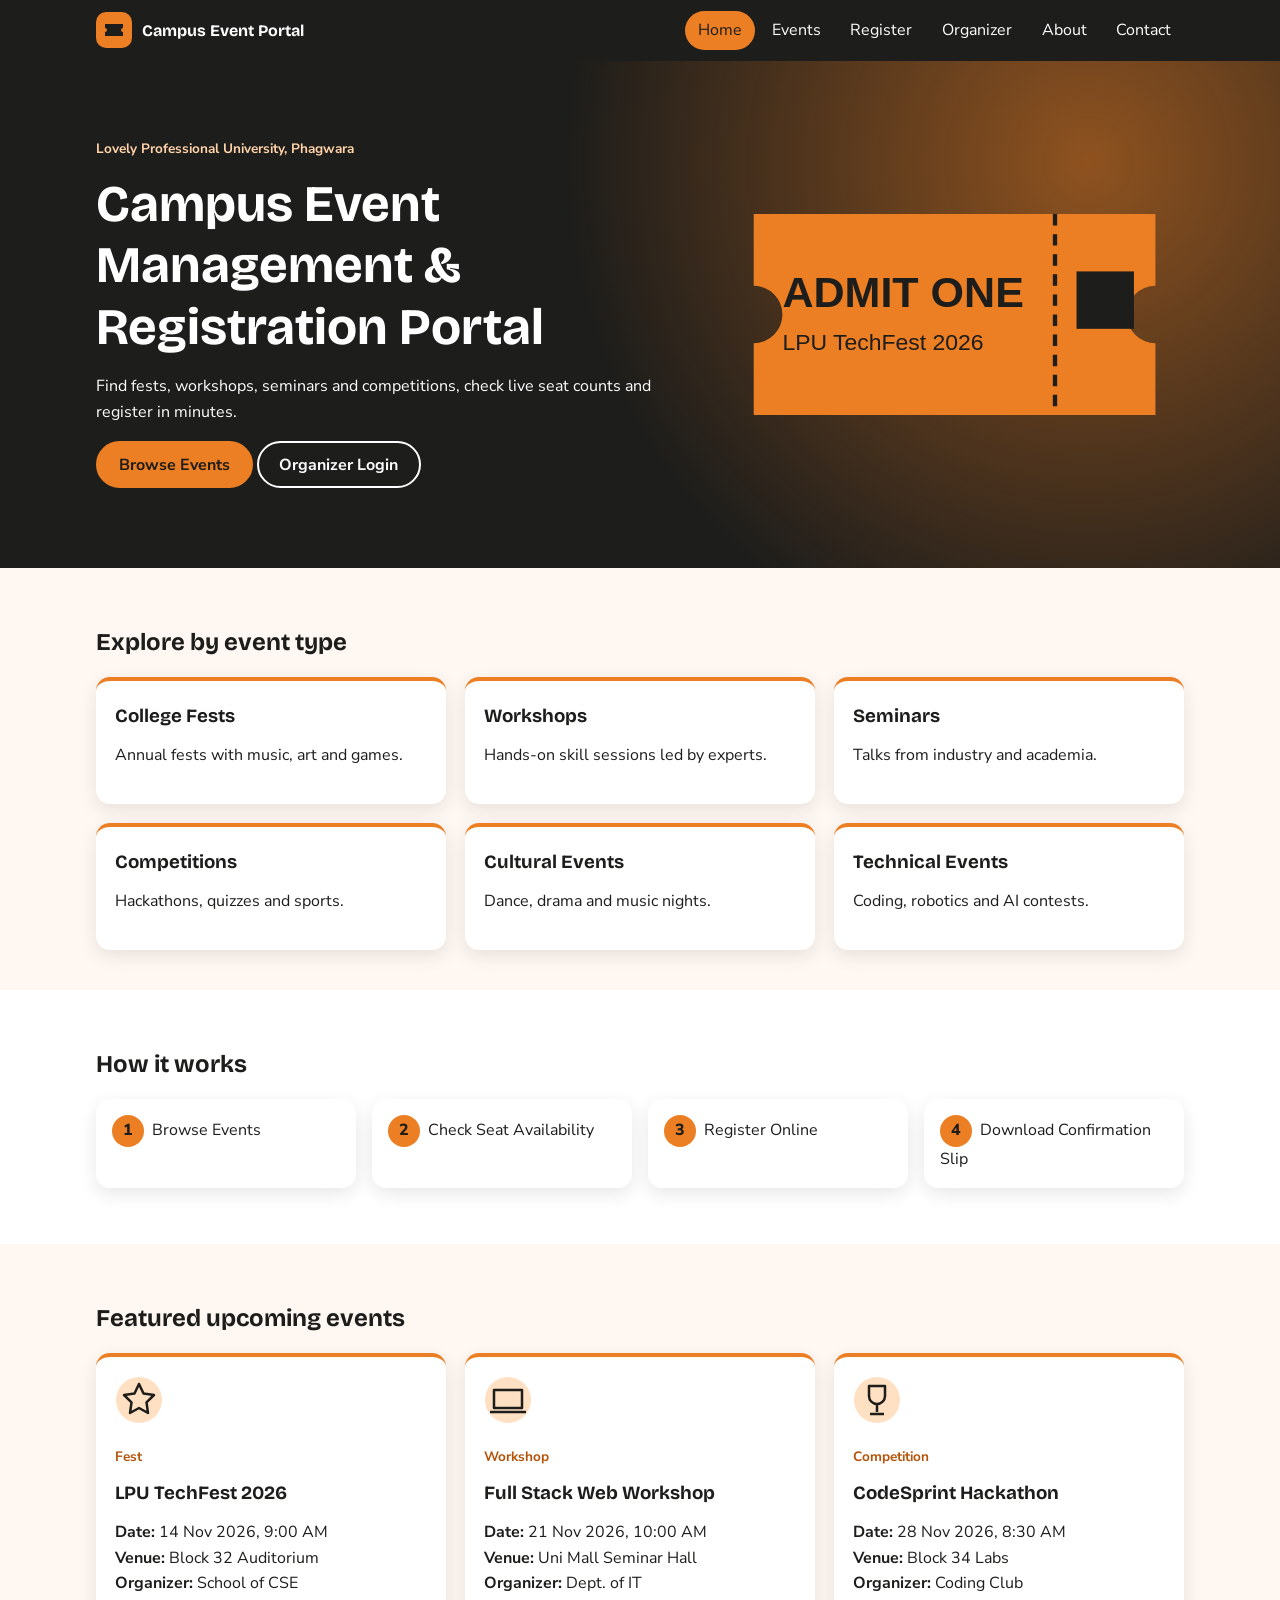
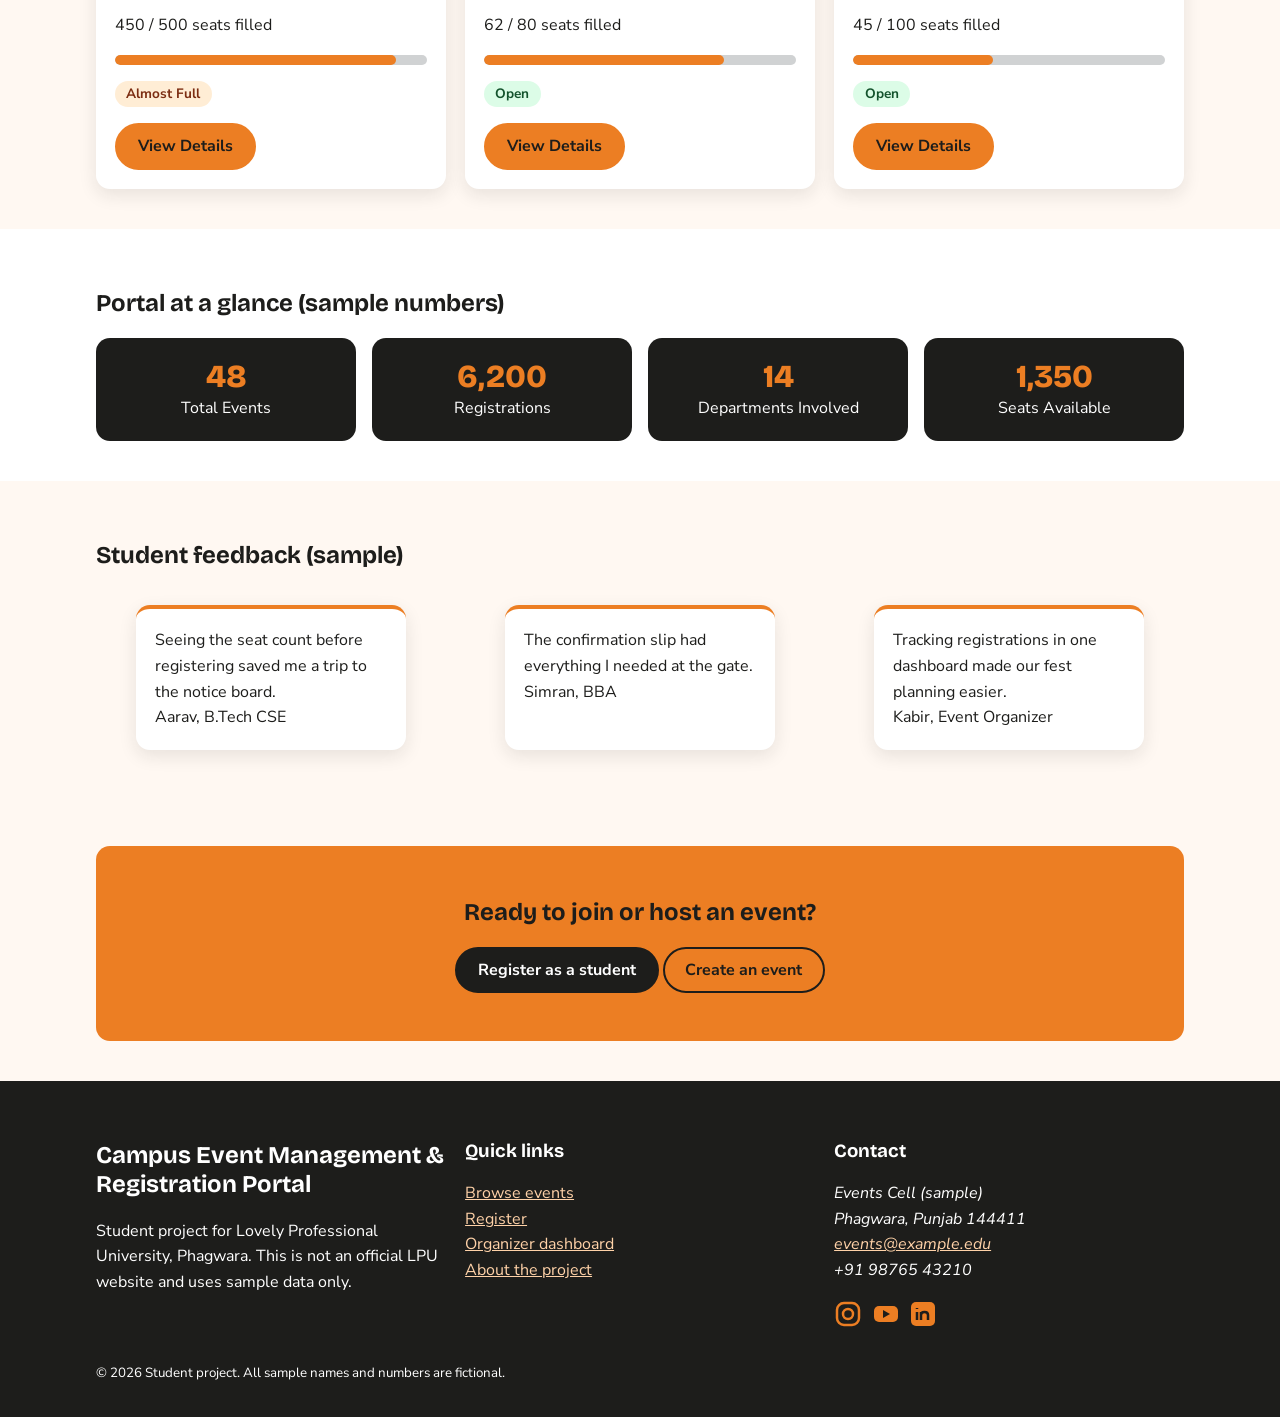
<file: index.html>
<!DOCTYPE html>
<html lang="en">
<head>
<meta charset="UTF-8">
<meta name="viewport" content="width=device-width, initial-scale=1">
<title>Home | Campus Event Portal - LPU</title>
<meta name="description" content="Browse, register and manage campus events at Lovely Professional University with this student-built portal.">
<link rel="preconnect" href="https://fonts.googleapis.com">
<link href="https://fonts.googleapis.com/css2?family=Bricolage+Grotesque:wght@600;800&family=Nunito+Sans:wght@400;700&display=swap" rel="stylesheet">
<link rel="stylesheet" href="style.css" >
  <link rel="icon" type="image/png"
    href="images.png">
</head>
<body>
<a class="skip" href="#main">Skip to main content</a>
<header class="site"><div class="wrap">
<a class="brand" href="index.html"><svg width="36" height="36" viewBox="0 0 36 36" aria-hidden="true"><rect width="36" height="36" rx="10" fill="#EC7E23"/><path d="M9 12h18v4a2 2 0 0 0 0 4v4H9v-4a2 2 0 0 0 0-4z" fill="#1D1D1B"/></svg>Campus Event Portal</a>
<nav aria-label="Main navigation"><ul>
<li><a href="index.html" aria-current="page">Home</a></li>
<li><a href="events.html">Events</a></li>
<li><a href="register.html">Register</a></li>
<li><a href="organizer-dashboard.html">Organizer</a></li>
<li><a href="about.html">About</a></li>
<li><a href="contact.html">Contact</a></li>
</ul></nav></div></header>
<main id="main">
<section class="hero"><div class="wrap"><div>
<p class="tag" style="color:#FFD2A8">Lovely Professional University, Phagwara</p>
<h1>Campus Event Management &amp; Registration Portal</h1>
<p>Find fests, workshops, seminars and competitions, check live seat counts and register in minutes.</p>
<p><a class="btn" href="events.html">Browse Events</a> <a class="btn ghost" href="organizer-dashboard.html">Organizer Login</a></p></div>
<svg class="float" viewBox="0 0 320 200" role="img" aria-label="Illustration of an event ticket"><path d="M20 30h280v50a20 20 0 0 0 0 40v50H20v-50a20 20 0 0 0 0-40z" fill="#EC7E23"/><path d="M230 30v140" stroke="#1D1D1B" stroke-width="3" stroke-dasharray="8 6"/><text x="40" y="95" font-family="sans-serif" font-size="30" font-weight="800" fill="#1D1D1B">ADMIT ONE</text><text x="40" y="125" font-family="sans-serif" font-size="16" fill="#1D1D1B">LPU TechFest 2026</text><rect x="245" y="70" width="40" height="40" fill="#1D1D1B"/></svg>
</div></section>
<section><div class="wrap"><h2>Explore by event type</h2><div class="grid">
<article class="card"><h3>College Fests</h3><p>Annual fests with music, art and games.</p></article>
<article class="card"><h3>Workshops</h3><p>Hands-on skill sessions led by experts.</p></article>
<article class="card"><h3>Seminars</h3><p>Talks from industry and academia.</p></article>
<article class="card"><h3>Competitions</h3><p>Hackathons, quizzes and sports.</p></article>
<article class="card"><h3>Cultural Events</h3><p>Dance, drama and music nights.</p></article>
<article class="card"><h3>Technical Events</h3><p>Coding, robotics and AI contests.</p></article>
</div></div></section>
<section class="alt-bg"><div class="wrap"><h2>How it works</h2><ol class="steps"><li>Browse Events</li><li>Check Seat Availability</li><li>Register Online</li><li>Download Confirmation Slip</li></ol></div></section>
<section><div class="wrap"><h2>Featured upcoming events</h2><div class="grid">
<article class="card fest"><svg class="ico" viewBox="0 0 48 48" aria-hidden="true"><circle cx="24" cy="24" r="23" fill="#FFE0C2"/><path d="M24 8l4.5 9.5L39 19l-7.5 7.3L33 37l-9-5-9 5 1.5-10.7L9 19l10.5-1.5z" fill="none" stroke="#1D1D1B" stroke-width="2.5" stroke-linejoin="round"/></svg><p class="tag">Fest</p><h3>LPU TechFest 2026</h3>
<p><strong>Date:</strong> 14 Nov 2026, 9:00 AM<br><strong>Venue:</strong> Block 32 Auditorium<br><strong>Organizer:</strong> School of CSE</p>
<p>450 / 500 seats filled</p><div class="bar " role="progressbar" aria-label="Seats filled for LPU TechFest 2026" aria-valuenow="90" aria-valuemin="0" aria-valuemax="100"><span style="width:90%"></span></div>
<p><span class="badge almost">Almost Full</span></p><a class="btn" href="event-details.html">View Details<span class="sr"> of LPU TechFest 2026</span></a></article>
<article class="card workshop"><svg class="ico" viewBox="0 0 48 48" aria-hidden="true"><circle cx="24" cy="24" r="23" fill="#FFE0C2"/><path d="M10 14h28v18H10zM6 36h36" fill="none" stroke="#1D1D1B" stroke-width="2.5" stroke-linejoin="round"/></svg><p class="tag">Workshop</p><h3>Full Stack Web Workshop</h3>
<p><strong>Date:</strong> 21 Nov 2026, 10:00 AM<br><strong>Venue:</strong> Uni Mall Seminar Hall<br><strong>Organizer:</strong> Dept. of IT</p>
<p>62 / 80 seats filled</p><div class="bar " role="progressbar" aria-label="Seats filled for Full Stack Web Workshop" aria-valuenow="77" aria-valuemin="0" aria-valuemax="100"><span style="width:77%"></span></div>
<p><span class="badge open">Open</span></p><a class="btn" href="event-details.html">View Details<span class="sr"> of Full Stack Web Workshop</span></a></article>
<article class="card competition"><svg class="ico" viewBox="0 0 48 48" aria-hidden="true"><circle cx="24" cy="24" r="23" fill="#FFE0C2"/><path d="M16 10h16v10a8 8 0 0 1-16 0zM24 28v8M17 38h14" fill="none" stroke="#1D1D1B" stroke-width="2.5" stroke-linejoin="round"/></svg><p class="tag">Competition</p><h3>CodeSprint Hackathon</h3>
<p><strong>Date:</strong> 28 Nov 2026, 8:30 AM<br><strong>Venue:</strong> Block 34 Labs<br><strong>Organizer:</strong> Coding Club</p>
<p>45 / 100 seats filled</p><div class="bar " role="progressbar" aria-label="Seats filled for CodeSprint Hackathon" aria-valuenow="45" aria-valuemin="0" aria-valuemax="100"><span style="width:45%"></span></div>
<p><span class="badge open">Open</span></p><a class="btn" href="event-details.html">View Details<span class="sr"> of CodeSprint Hackathon</span></a></article>
</div></div></section>
<section class="alt-bg"><div class="wrap"><h2>Portal at a glance (sample numbers)</h2><div class="stats"><div><strong>48</strong>Total Events</div><div><strong>6,200</strong>Registrations</div><div><strong>14</strong>Departments Involved</div><div><strong>1,350</strong>Seats Available</div></div></div></section>
<section><div class="wrap"><h2>Student feedback (sample)</h2><div class="grid">
<figure class="card"><blockquote>Seeing the seat count before registering saved me a trip to the notice board.</blockquote><figcaption>Aarav, B.Tech CSE</figcaption></figure>
<figure class="card"><blockquote>The confirmation slip had everything I needed at the gate.</blockquote><figcaption>Simran, BBA</figcaption></figure>
<figure class="card"><blockquote>Tracking registrations in one dashboard made our fest planning easier.</blockquote><figcaption>Kabir, Event Organizer</figcaption></figure>
</div></div></section>
<section><div class="wrap"><div class="cta"><h2>Ready to join or host an event?</h2><p><a class="btn" href="register.html">Register as a student</a> <a class="btn ghost" href="organizer-dashboard.html">Create an event</a></p></div></div></section>
</main>
<footer class="site"><div class="wrap">
<div class="grid">
<div><h2>Campus Event Management &amp; Registration Portal</h2><p>Student project for Lovely Professional University, Phagwara. This is not an official LPU website and uses sample data only.</p></div>
<div><h3>Quick links</h3><ul><li><a href="events.html">Browse events</a></li><li><a href="register.html">Register</a></li><li><a href="organizer-dashboard.html">Organizer dashboard</a></li><li><a href="about.html">About the project</a></li></ul></div>
<div><h3>Contact</h3><address>Events Cell (sample)<br>Phagwara, Punjab 144411<br><a href="mailto:events@example.edu">events@example.edu</a><br>+91 98765 43210</address>
<p class="social">
<a href="https://www.instagram.com/" aria-label="Instagram"><svg width="28" height="28" viewBox="0 0 28 28"><rect x="3" y="3" width="22" height="22" rx="7" fill="none" stroke="#EC7E23" stroke-width="2.5"/><circle cx="14" cy="14" r="5" fill="none" stroke="#EC7E23" stroke-width="2.5"/></svg></a>
<a href="https://www.youtube.com/" aria-label="YouTube"><svg width="28" height="28" viewBox="0 0 28 28"><rect x="2" y="6" width="24" height="16" rx="5" fill="#EC7E23"/><path d="M11 10l7 4-7 4z" fill="#1D1D1B"/></svg></a>
<a href="https://www.linkedin.com/" aria-label="LinkedIn"><svg width="28" height="28" viewBox="0 0 28 28"><rect x="2" y="2" width="24" height="24" rx="5" fill="#EC7E23"/><path d="M8 12v8M8 8v1M12 20v-8M12 15c0-4 7-4 7 0v5" stroke="#1D1D1B" stroke-width="2.5" fill="none"/></svg></a></p></div>
</div>
<p><small>&copy; 2026 Student project. All sample names and numbers are fictional.</small></p>
</div></footer>
</body>
</html>
</file>
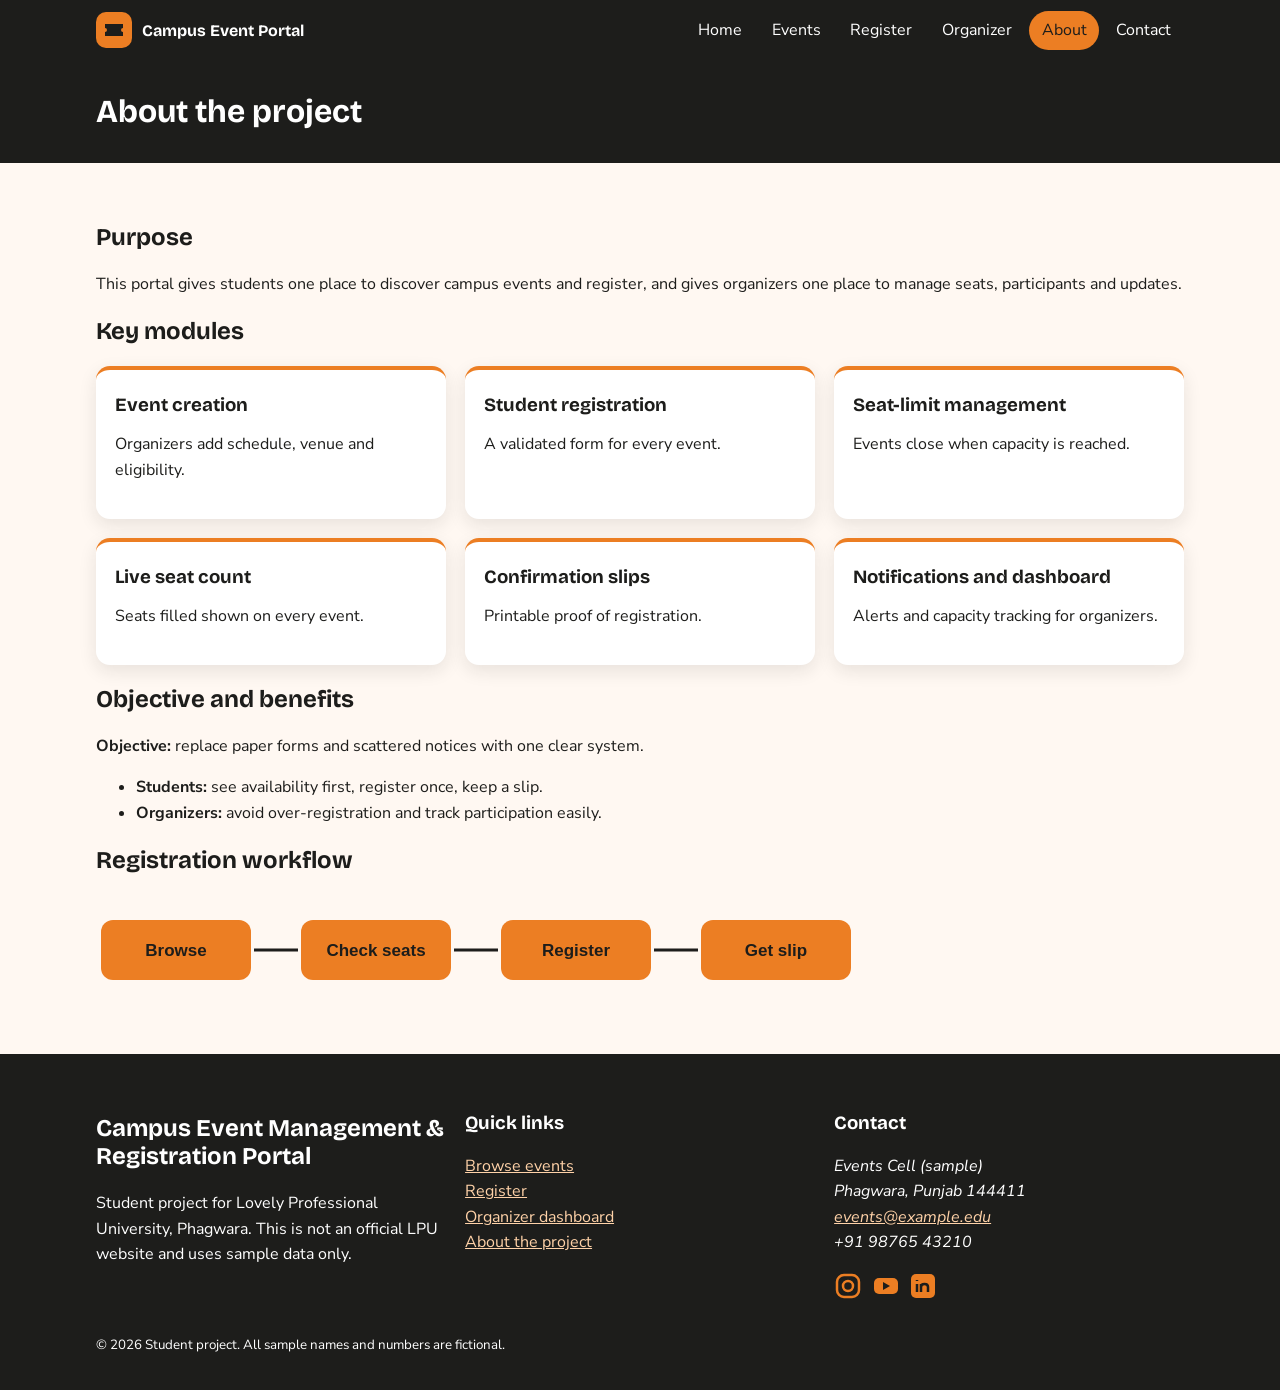
<file: about.html>
<!DOCTYPE html>
<html lang="en">
<head>
<meta charset="UTF-8">
<meta name="viewport" content="width=device-width, initial-scale=1">
<title>About | Campus Event Portal - LPU</title>
<meta name="description" content="Purpose, modules and benefits of the Campus Event Management and Registration Portal.">
<link rel="preconnect" href="https://fonts.googleapis.com">
<link href="https://fonts.googleapis.com/css2?family=Bricolage+Grotesque:wght@600;800&family=Nunito+Sans:wght@400;700&display=swap" rel="stylesheet">
<link rel="stylesheet" href="style.css">
        <link rel="icon" type="image/png" href="images.png">
</head>
<body>
<a class="skip" href="#main">Skip to main content</a>
<header class="site"><div class="wrap">
<a class="brand" href="index.html"><svg width="36" height="36" viewBox="0 0 36 36" aria-hidden="true"><rect width="36" height="36" rx="10" fill="#EC7E23"/><path d="M9 12h18v4a2 2 0 0 0 0 4v4H9v-4a2 2 0 0 0 0-4z" fill="#1D1D1B"/></svg>Campus Event Portal</a>
<nav aria-label="Main navigation"><ul>
<li><a href="index.html">Home</a></li>
<li><a href="events.html">Events</a></li>
<li><a href="register.html">Register</a></li>
<li><a href="organizer-dashboard.html">Organizer</a></li>
<li><a href="about.html" aria-current="page">About</a></li>
<li><a href="contact.html">Contact</a></li>
</ul></nav></div></header>
<main id="main">
<div class="page-title"><div class="wrap"><h1>About the project</h1></div></div>
<section><div class="wrap"><h2>Purpose</h2><p>This portal gives students one place to discover campus events and register, and gives organizers one place to manage seats, participants and updates.</p>
<h2>Key modules</h2><div class="grid">
<article class="card"><h3>Event creation</h3><p>Organizers add schedule, venue and eligibility.</p></article>
<article class="card"><h3>Student registration</h3><p>A validated form for every event.</p></article>
<article class="card"><h3>Seat-limit management</h3><p>Events close when capacity is reached.</p></article>
<article class="card"><h3>Live seat count</h3><p>Seats filled shown on every event.</p></article>
<article class="card"><h3>Confirmation slips</h3><p>Printable proof of registration.</p></article>
<article class="card"><h3>Notifications and dashboard</h3><p>Alerts and capacity tracking for organizers.</p></article></div>
<h2>Objective and benefits</h2><p><strong>Objective:</strong> replace paper forms and scattered notices with one clear system.</p>
<ul><li><strong>Students:</strong> see availability first, register once, keep a slip.</li><li><strong>Organizers:</strong> avoid over-registration and track participation easily.</li></ul>
<h2>Registration workflow</h2>
<svg viewBox="0 0 760 110" role="img" aria-label="Workflow: Browse, Check seats, Register, Get slip" style="width:100%;max-width:760px">
<g fill="#EC7E23"><rect x="5" y="25" width="150" height="60" rx="12"/><rect x="205" y="25" width="150" height="60" rx="12"/><rect x="405" y="25" width="150" height="60" rx="12"/><rect x="605" y="25" width="150" height="60" rx="12"/></g>
<g font-family="sans-serif" font-size="17" font-weight="700" fill="#1D1D1B" text-anchor="middle"><text x="80" y="61">Browse</text><text x="280" y="61">Check seats</text><text x="480" y="61">Register</text><text x="680" y="61">Get slip</text></g>
<g stroke="#1D1D1B" stroke-width="3" fill="none"><path d="M158 55h44M358 55h44M558 55h44"/></g></svg></div></section>
</main>
<footer class="site"><div class="wrap">
<div class="grid">
<div><h2>Campus Event Management &amp; Registration Portal</h2><p>Student project for Lovely Professional University, Phagwara. This is not an official LPU website and uses sample data only.</p></div>
<div><h3>Quick links</h3><ul><li><a href="events.html">Browse events</a></li><li><a href="register.html">Register</a></li><li><a href="organizer-dashboard.html">Organizer dashboard</a></li><li><a href="about.html">About the project</a></li></ul></div>
<div><h3>Contact</h3><address>Events Cell (sample)<br>Phagwara, Punjab 144411<br><a href="mailto:events@example.edu">events@example.edu</a><br>+91 98765 43210</address>
<p class="social">
<a href="https://www.instagram.com/" aria-label="Instagram"><svg width="28" height="28" viewBox="0 0 28 28"><rect x="3" y="3" width="22" height="22" rx="7" fill="none" stroke="#EC7E23" stroke-width="2.5"/><circle cx="14" cy="14" r="5" fill="none" stroke="#EC7E23" stroke-width="2.5"/></svg></a>
<a href="https://www.youtube.com/" aria-label="YouTube"><svg width="28" height="28" viewBox="0 0 28 28"><rect x="2" y="6" width="24" height="16" rx="5" fill="#EC7E23"/><path d="M11 10l7 4-7 4z" fill="#1D1D1B"/></svg></a>
<a href="https://www.linkedin.com/" aria-label="LinkedIn"><svg width="28" height="28" viewBox="0 0 28 28"><rect x="2" y="2" width="24" height="24" rx="5" fill="#EC7E23"/><path d="M8 12v8M8 8v1M12 20v-8M12 15c0-4 7-4 7 0v5" stroke="#1D1D1B" stroke-width="2.5" fill="none"/></svg></a></p></div>
</div>
<p><small>&copy; 2026 Student project. All sample names and numbers are fictional.</small></p>
</div></footer>
</body>
</html>
</file>
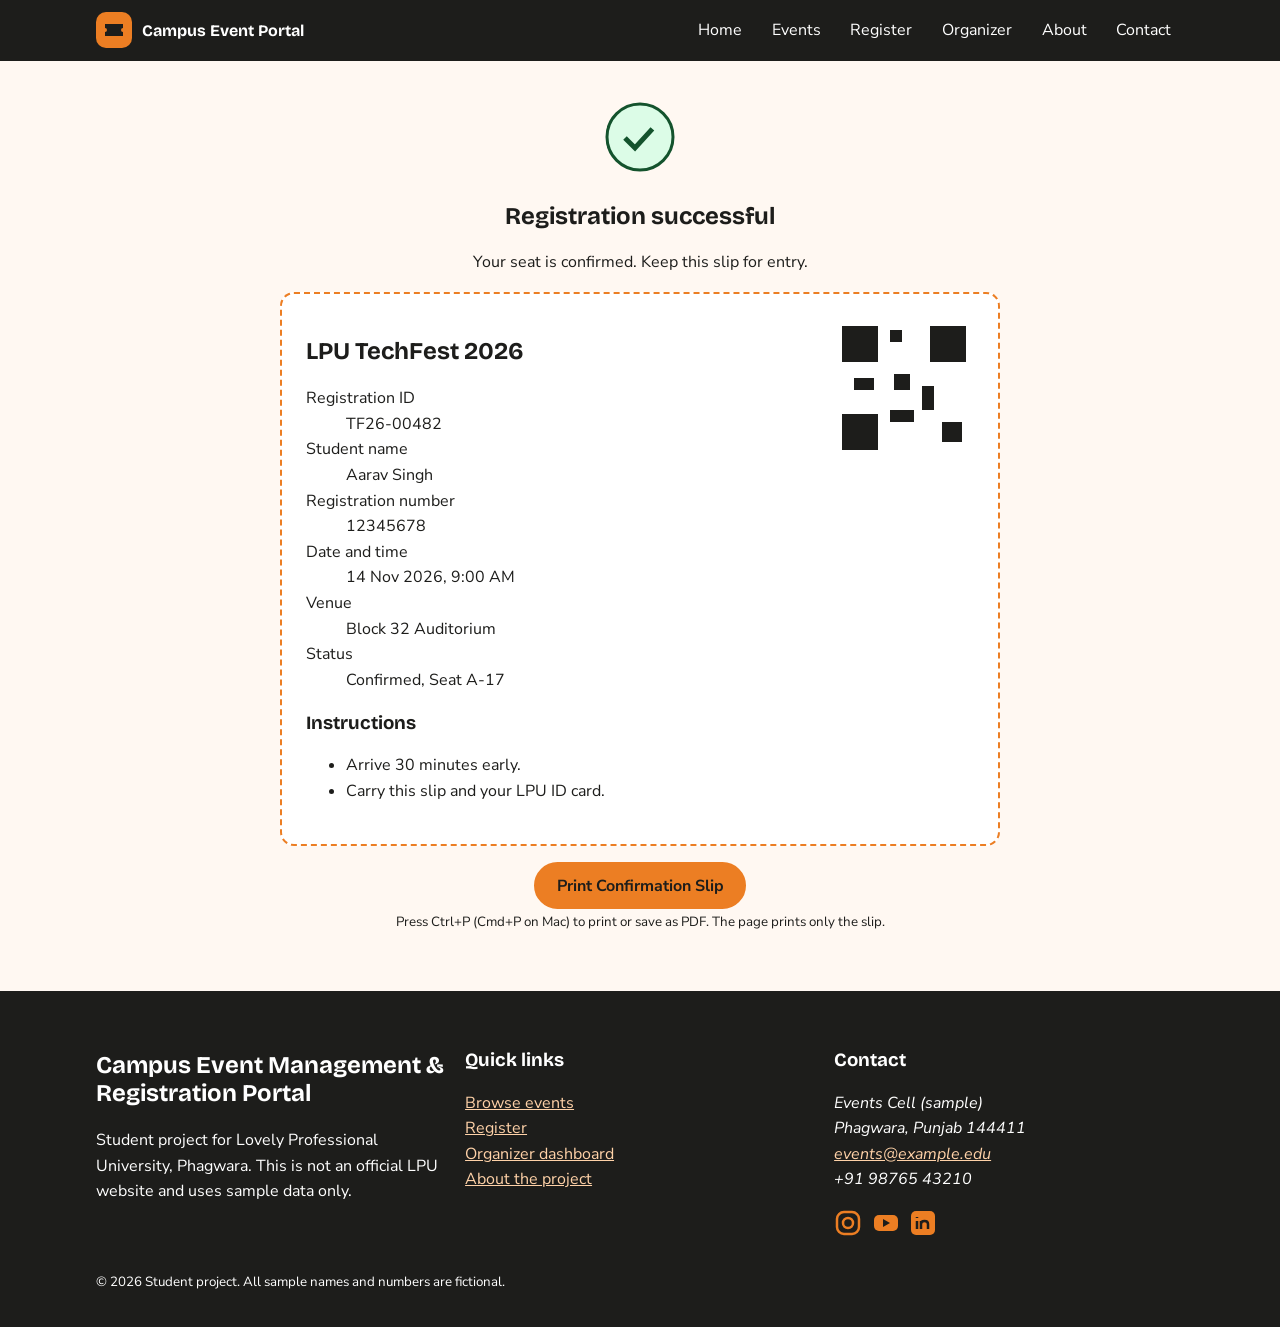
<file: confirmation.html>
<!DOCTYPE html>
<html lang="en">
<head>
<meta charset="UTF-8">
<meta name="viewport" content="width=device-width, initial-scale=1">
<title>Confirmation | Campus Event Portal - LPU</title>
<meta name="description" content="Printable registration confirmation slip for a campus event (sample).">
<link rel="preconnect" href="https://fonts.googleapis.com">
<link href="https://fonts.googleapis.com/css2?family=Bricolage+Grotesque:wght@600;800&family=Nunito+Sans:wght@400;700&display=swap" rel="stylesheet">
<link rel="stylesheet" href="style.css">
        <link rel="icon" type="image/png" href="images.png">
</head>
<body>
<a class="skip" href="#main">Skip to main content</a>
<header class="site"><div class="wrap">
<a class="brand" href="index.html"><svg width="36" height="36" viewBox="0 0 36 36" aria-hidden="true"><rect width="36" height="36" rx="10" fill="#EC7E23"/><path d="M9 12h18v4a2 2 0 0 0 0 4v4H9v-4a2 2 0 0 0 0-4z" fill="#1D1D1B"/></svg>Campus Event Portal</a>
<nav aria-label="Main navigation"><ul>
<li><a href="index.html">Home</a></li>
<li><a href="events.html">Events</a></li>
<li><a href="register.html">Register</a></li>
<li><a href="organizer-dashboard.html">Organizer</a></li>
<li><a href="about.html">About</a></li>
<li><a href="contact.html">Contact</a></li>
</ul></nav></div></header>
<main id="main">
<section><div class="wrap"><div class="success"><svg width="72" height="72" viewBox="0 0 72 72" aria-hidden="true"><circle cx="36" cy="36" r="33" fill="#DCFCE7" stroke="#14532D" stroke-width="3"/><path class="tick" d="M21 37l10 10 20-22" fill="none" stroke="#14532D" stroke-width="5"/></svg>
<h1>Registration successful</h1><p role="status">Your seat is confirmed. Keep this slip for entry.</p></div>
<article class="slip" aria-label="Registration confirmation slip"><div>
<h2>LPU TechFest 2026</h2>
<dl><dt>Registration ID</dt><dd>TF26-00482</dd><dt>Student name</dt><dd>Aarav Singh</dd><dt>Registration number</dt><dd>12345678</dd>
<dt>Date and time</dt><dd>14 Nov 2026, 9:00 AM</dd><dt>Venue</dt><dd>Block 32 Auditorium</dd><dt>Status</dt><dd>Confirmed, Seat A-17</dd></dl>
<h3>Instructions</h3><ul><li>Arrive 30 minutes early.</li><li>Carry this slip and your LPU ID card.</li></ul></div>
<svg width="140" height="140" viewBox="0 0 70 70" role="img" aria-label="QR code placeholder"><rect width="70" height="70" fill="#fff"/><g fill="#1D1D1B"><rect x="4" y="4" width="18" height="18"/><rect x="48" y="4" width="18" height="18"/><rect x="4" y="48" width="18" height="18"/><rect x="28" y="6" width="6" height="6"/><rect x="30" y="28" width="8" height="8"/><rect x="44" y="34" width="6" height="12"/><rect x="28" y="46" width="12" height="6"/><rect x="54" y="52" width="10" height="10"/><rect x="10" y="30" width="10" height="6"/></g></svg></article>
<p class="noprint" style="text-align:center"><button class="btn" type="button">Print Confirmation Slip</button><br><small>Press Ctrl+P (Cmd+P on Mac) to print or save as PDF. The page prints only the slip.</small></p></div></section>
</main>
<footer class="site"><div class="wrap">
<div class="grid">
<div><h2>Campus Event Management &amp; Registration Portal</h2><p>Student project for Lovely Professional University, Phagwara. This is not an official LPU website and uses sample data only.</p></div>
<div><h3>Quick links</h3><ul><li><a href="events.html">Browse events</a></li><li><a href="register.html">Register</a></li><li><a href="organizer-dashboard.html">Organizer dashboard</a></li><li><a href="about.html">About the project</a></li></ul></div>
<div><h3>Contact</h3><address>Events Cell (sample)<br>Phagwara, Punjab 144411<br><a href="mailto:events@example.edu">events@example.edu</a><br>+91 98765 43210</address>
<p class="social">
<a href="https://www.instagram.com/" aria-label="Instagram"><svg width="28" height="28" viewBox="0 0 28 28"><rect x="3" y="3" width="22" height="22" rx="7" fill="none" stroke="#EC7E23" stroke-width="2.5"/><circle cx="14" cy="14" r="5" fill="none" stroke="#EC7E23" stroke-width="2.5"/></svg></a>
<a href="https://www.youtube.com/" aria-label="YouTube"><svg width="28" height="28" viewBox="0 0 28 28"><rect x="2" y="6" width="24" height="16" rx="5" fill="#EC7E23"/><path d="M11 10l7 4-7 4z" fill="#1D1D1B"/></svg></a>
<a href="https://www.linkedin.com/" aria-label="LinkedIn"><svg width="28" height="28" viewBox="0 0 28 28"><rect x="2" y="2" width="24" height="24" rx="5" fill="#EC7E23"/><path d="M8 12v8M8 8v1M12 20v-8M12 15c0-4 7-4 7 0v5" stroke="#1D1D1B" stroke-width="2.5" fill="none"/></svg></a></p></div>
</div>
<p><small>&copy; 2026 Student project. All sample names and numbers are fictional.</small></p>
</div></footer>
</body>
</html>
</file>
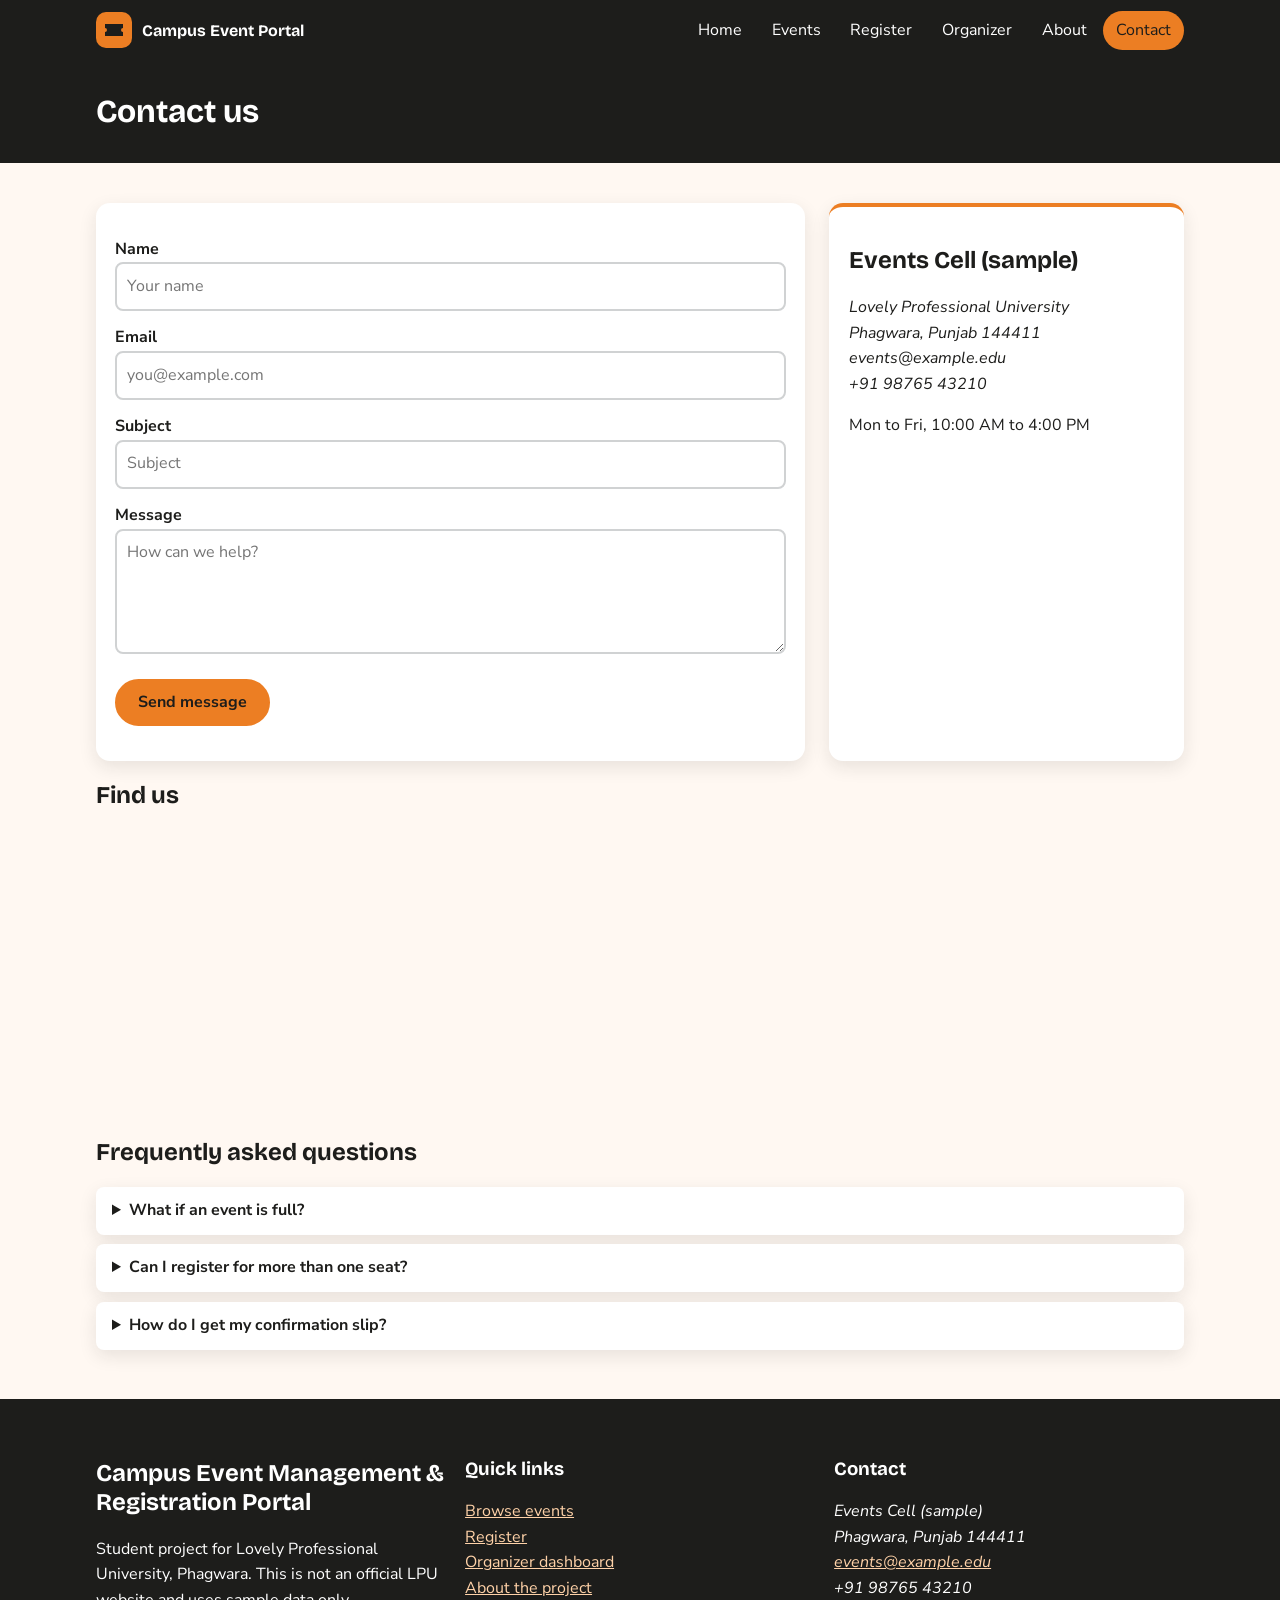
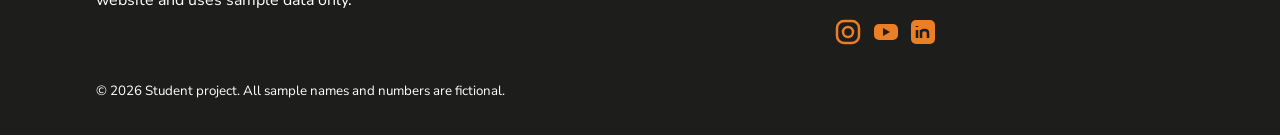
<file: contact.html>
<!DOCTYPE html>
<html lang="en">
<head>
<meta charset="UTF-8">
<meta name="viewport" content="width=device-width, initial-scale=1">
<title>Contact | Campus Event Portal - LPU</title>
<meta name="description" content="Contact the campus events team and read answers to common questions.">
<link rel="preconnect" href="https://fonts.googleapis.com">
<link href="https://fonts.googleapis.com/css2?family=Bricolage+Grotesque:wght@600;800&family=Nunito+Sans:wght@400;700&display=swap" rel="stylesheet">
<link rel="stylesheet" href="style.css">
</head>
<body>
<a class="skip" href="#main">Skip to main content</a>
<header class="site"><div class="wrap">
<a class="brand" href="index.html"><svg width="36" height="36" viewBox="0 0 36 36" aria-hidden="true"><rect width="36" height="36" rx="10" fill="#EC7E23"/><path d="M9 12h18v4a2 2 0 0 0 0 4v4H9v-4a2 2 0 0 0 0-4z" fill="#1D1D1B"/></svg>Campus Event Portal</a>
<nav aria-label="Main navigation"><ul>
<li><a href="index.html">Home</a></li>
<li><a href="events.html">Events</a></li>
<li><a href="register.html">Register</a></li>
<li><a href="organizer-dashboard.html">Organizer</a></li>
<li><a href="about.html">About</a></li>
<li><a href="contact.html" aria-current="page">Contact</a></li>
</ul></nav></div></header>
<main id="main">
<div class="page-title"><div class="wrap"><h1>Contact us</h1></div></div>
<section><div class="wrap"><div class="two">
<form action="contact.html" method="get"><label for="cn">Name</label><input id="cn" name="cn" type="text" required placeholder="Your name">
<label for="ce">Email</label><input id="ce" name="ce" type="email" required placeholder="you@example.com"><span class="err">Enter a valid email address.</span>
<label for="cs">Subject</label><input id="cs" name="cs" type="text" required placeholder="Subject">
<label for="cm">Message</label><textarea id="cm" name="cm" rows="4" required placeholder="How can we help?"></textarea>
<p><button class="btn" type="submit">Send message</button></p></form>
<aside class="card"><h2>Events Cell (sample)</h2><address>Lovely Professional University<br>Phagwara, Punjab 144411<br>events@example.edu<br>+91 98765 43210</address><p>Mon to Fri, 10:00 AM to 4:00 PM</p></aside></div>
<h2>Find us</h2><iframe title="Map of Lovely Professional University" loading="lazy" src="https://www.google.com/maps?q=Lovely+Professional+University&amp;output=embed"></iframe>
<h2>Frequently asked questions</h2>
<details><summary>What if an event is full?</summary><p>Registration closes automatically and the event shows Seats Full.</p></details>
<details><summary>Can I register for more than one seat?</summary><p>Yes, up to 4 seats per registration.</p></details>
<details><summary>How do I get my confirmation slip?</summary><p>It appears after you submit the form. Print it or save it as a PDF.</p></details></div></section>
</main>
<footer class="site"><div class="wrap">
<div class="grid">
<div><h2>Campus Event Management &amp; Registration Portal</h2><p>Student project for Lovely Professional University, Phagwara. This is not an official LPU website and uses sample data only.</p></div>
<div><h3>Quick links</h3><ul><li><a href="events.html">Browse events</a></li><li><a href="register.html">Register</a></li><li><a href="organizer-dashboard.html">Organizer dashboard</a></li><li><a href="about.html">About the project</a></li></ul></div>
<div><h3>Contact</h3><address>Events Cell (sample)<br>Phagwara, Punjab 144411<br><a href="mailto:events@example.edu">events@example.edu</a><br>+91 98765 43210</address>
<p class="social">
<a href="https://www.instagram.com/" aria-label="Instagram"><svg width="28" height="28" viewBox="0 0 28 28"><rect x="3" y="3" width="22" height="22" rx="7" fill="none" stroke="#EC7E23" stroke-width="2.5"/><circle cx="14" cy="14" r="5" fill="none" stroke="#EC7E23" stroke-width="2.5"/></svg></a>
<a href="https://www.youtube.com/" aria-label="YouTube"><svg width="28" height="28" viewBox="0 0 28 28"><rect x="2" y="6" width="24" height="16" rx="5" fill="#EC7E23"/><path d="M11 10l7 4-7 4z" fill="#1D1D1B"/></svg></a>
<a href="https://www.linkedin.com/" aria-label="LinkedIn"><svg width="28" height="28" viewBox="0 0 28 28"><rect x="2" y="2" width="24" height="24" rx="5" fill="#EC7E23"/><path d="M8 12v8M8 8v1M12 20v-8M12 15c0-4 7-4 7 0v5" stroke="#1D1D1B" stroke-width="2.5" fill="none"/></svg></a></p></div>
</div>
<p><small>&copy; 2026 Student project. All sample names and numbers are fictional.</small></p>
</div></footer>
</body>
</html>
</file>
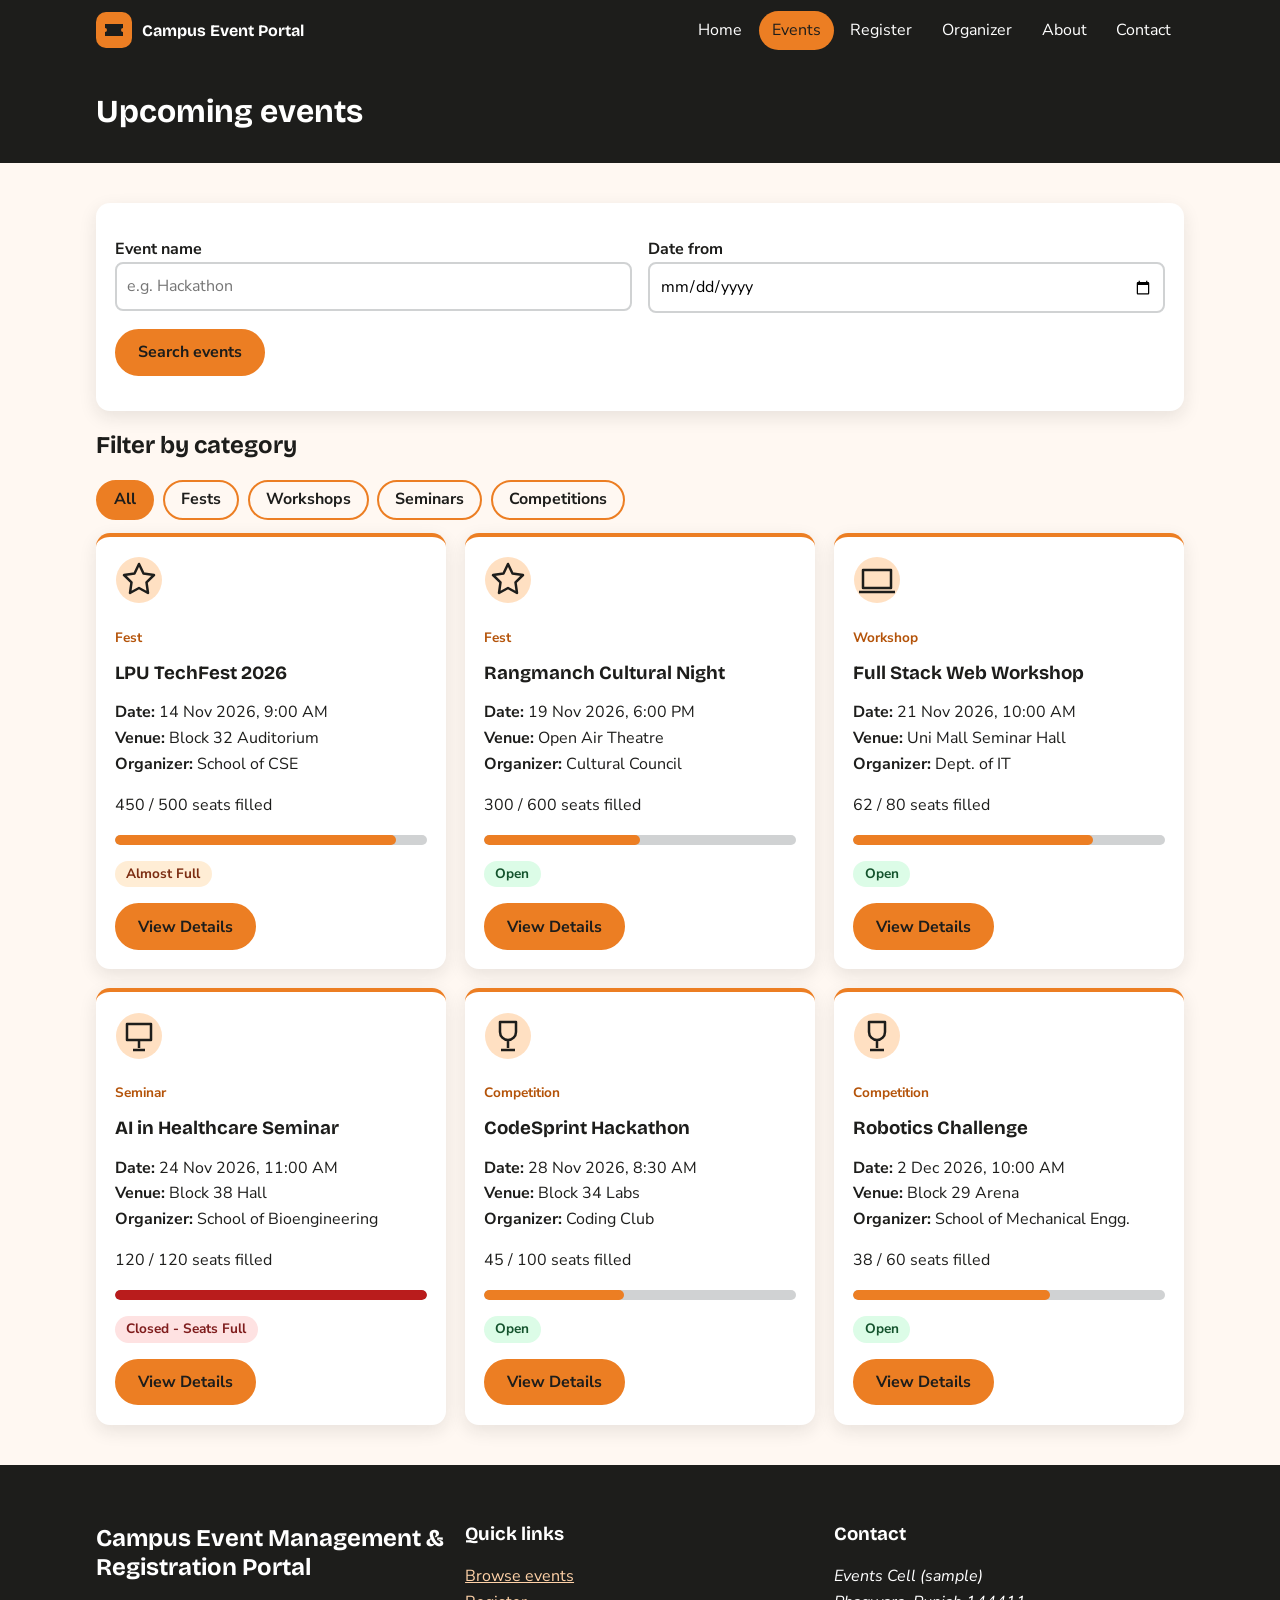
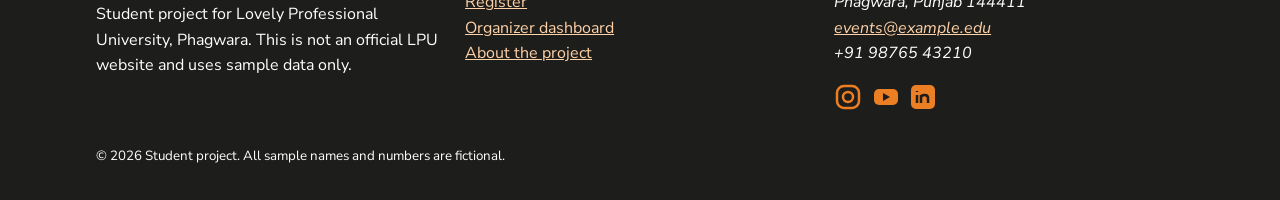
<file: events.html>
<!DOCTYPE html>
<html lang="en">
<head>
<meta charset="UTF-8">
<meta name="viewport" content="width=device-width, initial-scale=1">
<title>Events | Campus Event Portal - LPU</title>
<meta name="description" content="Browse upcoming fests, workshops, seminars and competitions with live seat counts.">
<link rel="preconnect" href="https://fonts.googleapis.com">
<link href="https://fonts.googleapis.com/css2?family=Bricolage+Grotesque:wght@600;800&family=Nunito+Sans:wght@400;700&display=swap" rel="stylesheet">
<link rel="stylesheet" href="style.css">
        <link rel="icon" type="image/png" href="images.png">
</head>
<body>
<a class="skip" href="#main">Skip to main content</a>
<header class="site"><div class="wrap">
<a class="brand" href="index.html"><svg width="36" height="36" viewBox="0 0 36 36" aria-hidden="true"><rect width="36" height="36" rx="10" fill="#EC7E23"/><path d="M9 12h18v4a2 2 0 0 0 0 4v4H9v-4a2 2 0 0 0 0-4z" fill="#1D1D1B"/></svg>Campus Event Portal</a>
<nav aria-label="Main navigation"><ul>
<li><a href="index.html">Home</a></li>
<li><a href="events.html" aria-current="page">Events</a></li>
<li><a href="register.html">Register</a></li>
<li><a href="organizer-dashboard.html">Organizer</a></li>
<li><a href="about.html">About</a></li>
<li><a href="contact.html">Contact</a></li>
</ul></nav></div></header>
<main id="main">
<div class="page-title"><div class="wrap"><h1>Upcoming events</h1></div></div>
<section><div class="wrap">
<form action="events.html" method="get" role="search" aria-label="Search events"><div class="row">
<div><label for="q">Event name</label><input id="q" name="q" type="search" placeholder="e.g. Hackathon"></div>
<div><label for="d">Date from</label><input id="d" name="d" type="date"></div></div>
<p><button class="btn" type="submit">Search events</button></p></form>
<h2>Filter by category</h2>
<div class="filters">
<input type="radio" name="f" id="f-all" checked><label for="f-all">All</label>
<input type="radio" name="f" id="f-fest"><label for="f-fest">Fests</label>
<input type="radio" name="f" id="f-workshop"><label for="f-workshop">Workshops</label>
<input type="radio" name="f" id="f-seminar"><label for="f-seminar">Seminars</label>
<input type="radio" name="f" id="f-competition"><label for="f-competition">Competitions</label>
<div class="grid">
<article class="card fest"><svg class="ico" viewBox="0 0 48 48" aria-hidden="true"><circle cx="24" cy="24" r="23" fill="#FFE0C2"/><path d="M24 8l4.5 9.5L39 19l-7.5 7.3L33 37l-9-5-9 5 1.5-10.7L9 19l10.5-1.5z" fill="none" stroke="#1D1D1B" stroke-width="2.5" stroke-linejoin="round"/></svg><p class="tag">Fest</p><h3>LPU TechFest 2026</h3>
<p><strong>Date:</strong> 14 Nov 2026, 9:00 AM<br><strong>Venue:</strong> Block 32 Auditorium<br><strong>Organizer:</strong> School of CSE</p>
<p>450 / 500 seats filled</p><div class="bar " role="progressbar" aria-label="Seats filled for LPU TechFest 2026" aria-valuenow="90" aria-valuemin="0" aria-valuemax="100"><span style="width:90%"></span></div>
<p><span class="badge almost">Almost Full</span></p><a class="btn" href="event-details.html">View Details<span class="sr"> of LPU TechFest 2026</span></a></article>
<article class="card fest"><svg class="ico" viewBox="0 0 48 48" aria-hidden="true"><circle cx="24" cy="24" r="23" fill="#FFE0C2"/><path d="M24 8l4.5 9.5L39 19l-7.5 7.3L33 37l-9-5-9 5 1.5-10.7L9 19l10.5-1.5z" fill="none" stroke="#1D1D1B" stroke-width="2.5" stroke-linejoin="round"/></svg><p class="tag">Fest</p><h3>Rangmanch Cultural Night</h3>
<p><strong>Date:</strong> 19 Nov 2026, 6:00 PM<br><strong>Venue:</strong> Open Air Theatre<br><strong>Organizer:</strong> Cultural Council</p>
<p>300 / 600 seats filled</p><div class="bar " role="progressbar" aria-label="Seats filled for Rangmanch Cultural Night" aria-valuenow="50" aria-valuemin="0" aria-valuemax="100"><span style="width:50%"></span></div>
<p><span class="badge open">Open</span></p><a class="btn" href="event-details.html">View Details<span class="sr"> of Rangmanch Cultural Night</span></a></article>
<article class="card workshop"><svg class="ico" viewBox="0 0 48 48" aria-hidden="true"><circle cx="24" cy="24" r="23" fill="#FFE0C2"/><path d="M10 14h28v18H10zM6 36h36" fill="none" stroke="#1D1D1B" stroke-width="2.5" stroke-linejoin="round"/></svg><p class="tag">Workshop</p><h3>Full Stack Web Workshop</h3>
<p><strong>Date:</strong> 21 Nov 2026, 10:00 AM<br><strong>Venue:</strong> Uni Mall Seminar Hall<br><strong>Organizer:</strong> Dept. of IT</p>
<p>62 / 80 seats filled</p><div class="bar " role="progressbar" aria-label="Seats filled for Full Stack Web Workshop" aria-valuenow="77" aria-valuemin="0" aria-valuemax="100"><span style="width:77%"></span></div>
<p><span class="badge open">Open</span></p><a class="btn" href="event-details.html">View Details<span class="sr"> of Full Stack Web Workshop</span></a></article>
<article class="card seminar"><svg class="ico" viewBox="0 0 48 48" aria-hidden="true"><circle cx="24" cy="24" r="23" fill="#FFE0C2"/><path d="M12 12h24v16H12zM24 28v8M18 38h12" fill="none" stroke="#1D1D1B" stroke-width="2.5" stroke-linejoin="round"/></svg><p class="tag">Seminar</p><h3>AI in Healthcare Seminar</h3>
<p><strong>Date:</strong> 24 Nov 2026, 11:00 AM<br><strong>Venue:</strong> Block 38 Hall<br><strong>Organizer:</strong> School of Bioengineering</p>
<p>120 / 120 seats filled</p><div class="bar full" role="progressbar" aria-label="Seats filled for AI in Healthcare Seminar" aria-valuenow="100" aria-valuemin="0" aria-valuemax="100"><span style="width:100%"></span></div>
<p><span class="badge closed">Closed - Seats Full</span></p><a class="btn" href="event-details.html">View Details<span class="sr"> of AI in Healthcare Seminar</span></a></article>
<article class="card competition"><svg class="ico" viewBox="0 0 48 48" aria-hidden="true"><circle cx="24" cy="24" r="23" fill="#FFE0C2"/><path d="M16 10h16v10a8 8 0 0 1-16 0zM24 28v8M17 38h14" fill="none" stroke="#1D1D1B" stroke-width="2.5" stroke-linejoin="round"/></svg><p class="tag">Competition</p><h3>CodeSprint Hackathon</h3>
<p><strong>Date:</strong> 28 Nov 2026, 8:30 AM<br><strong>Venue:</strong> Block 34 Labs<br><strong>Organizer:</strong> Coding Club</p>
<p>45 / 100 seats filled</p><div class="bar " role="progressbar" aria-label="Seats filled for CodeSprint Hackathon" aria-valuenow="45" aria-valuemin="0" aria-valuemax="100"><span style="width:45%"></span></div>
<p><span class="badge open">Open</span></p><a class="btn" href="event-details.html">View Details<span class="sr"> of CodeSprint Hackathon</span></a></article>
<article class="card competition"><svg class="ico" viewBox="0 0 48 48" aria-hidden="true"><circle cx="24" cy="24" r="23" fill="#FFE0C2"/><path d="M16 10h16v10a8 8 0 0 1-16 0zM24 28v8M17 38h14" fill="none" stroke="#1D1D1B" stroke-width="2.5" stroke-linejoin="round"/></svg><p class="tag">Competition</p><h3>Robotics Challenge</h3>
<p><strong>Date:</strong> 2 Dec 2026, 10:00 AM<br><strong>Venue:</strong> Block 29 Arena<br><strong>Organizer:</strong> School of Mechanical Engg.</p>
<p>38 / 60 seats filled</p><div class="bar " role="progressbar" aria-label="Seats filled for Robotics Challenge" aria-valuenow="63" aria-valuemin="0" aria-valuemax="100"><span style="width:63%"></span></div>
<p><span class="badge open">Open</span></p><a class="btn" href="event-details.html">View Details<span class="sr"> of Robotics Challenge</span></a></article>
</div></div></div></section>
</main>
<footer class="site"><div class="wrap">
<div class="grid">
<div><h2>Campus Event Management &amp; Registration Portal</h2><p>Student project for Lovely Professional University, Phagwara. This is not an official LPU website and uses sample data only.</p></div>
<div><h3>Quick links</h3><ul><li><a href="events.html">Browse events</a></li><li><a href="register.html">Register</a></li><li><a href="organizer-dashboard.html">Organizer dashboard</a></li><li><a href="about.html">About the project</a></li></ul></div>
<div><h3>Contact</h3><address>Events Cell (sample)<br>Phagwara, Punjab 144411<br><a href="mailto:events@example.edu">events@example.edu</a><br>+91 98765 43210</address>
<p class="social">
<a href="https://www.instagram.com/" aria-label="Instagram"><svg width="28" height="28" viewBox="0 0 28 28"><rect x="3" y="3" width="22" height="22" rx="7" fill="none" stroke="#EC7E23" stroke-width="2.5"/><circle cx="14" cy="14" r="5" fill="none" stroke="#EC7E23" stroke-width="2.5"/></svg></a>
<a href="https://www.youtube.com/" aria-label="YouTube"><svg width="28" height="28" viewBox="0 0 28 28"><rect x="2" y="6" width="24" height="16" rx="5" fill="#EC7E23"/><path d="M11 10l7 4-7 4z" fill="#1D1D1B"/></svg></a>
<a href="https://www.linkedin.com/" aria-label="LinkedIn"><svg width="28" height="28" viewBox="0 0 28 28"><rect x="2" y="2" width="24" height="24" rx="5" fill="#EC7E23"/><path d="M8 12v8M8 8v1M12 20v-8M12 15c0-4 7-4 7 0v5" stroke="#1D1D1B" stroke-width="2.5" fill="none"/></svg></a></p></div>
</div>
<p><small>&copy; 2026 Student project. All sample names and numbers are fictional.</small></p>
</div></footer>
</body>
</html>
</file>
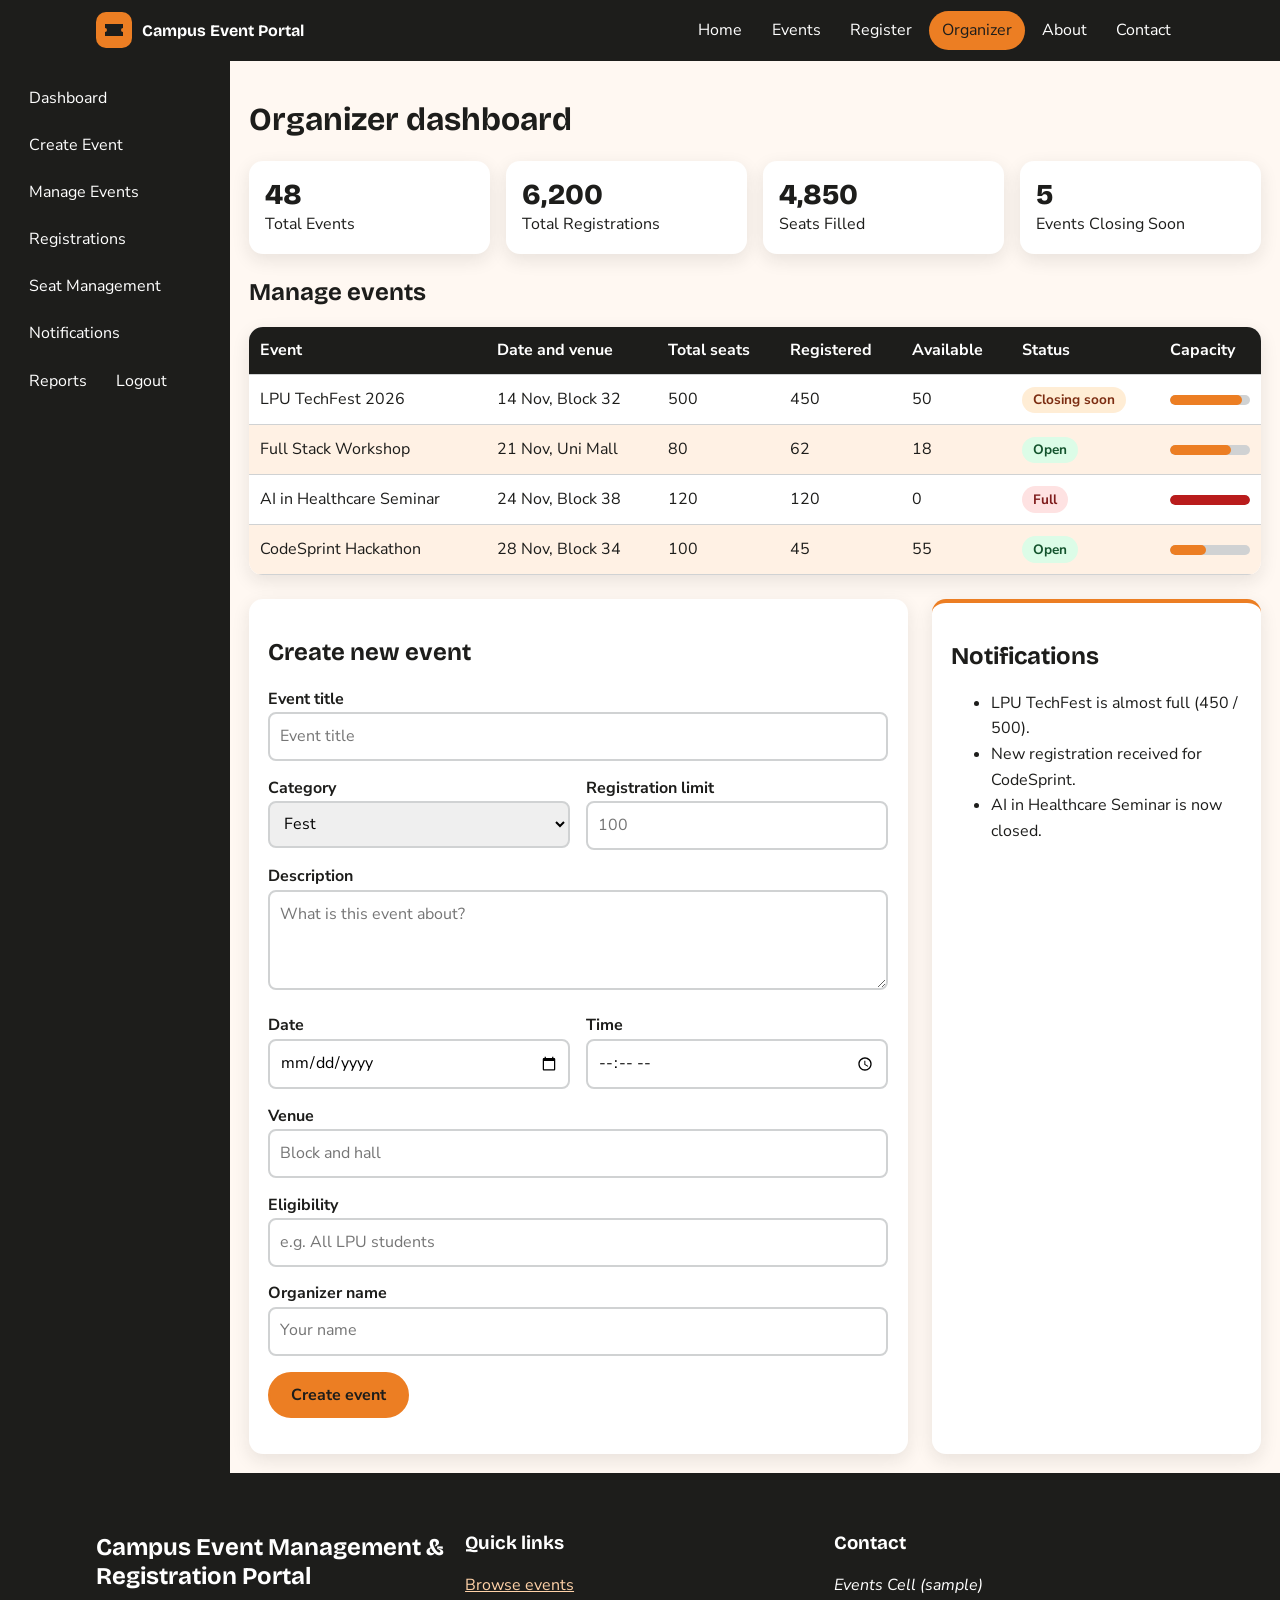
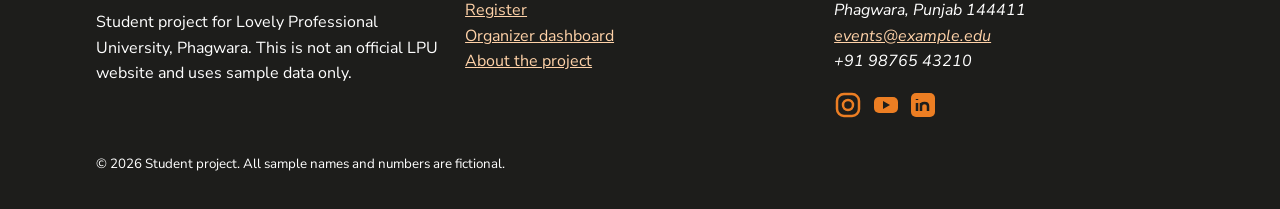
<file: organizer-dashboard.html>
<!DOCTYPE html>
<html lang="en">
<head>
<meta charset="UTF-8">
<meta name="viewport" content="width=device-width, initial-scale=1">
<title>Organizer Dashboard | Campus Event Portal - LPU</title>
<meta name="description" content="Organizer dashboard to create events, track registrations and manage seat capacity.">
<link rel="preconnect" href="https://fonts.googleapis.com">
<link href="https://fonts.googleapis.com/css2?family=Bricolage+Grotesque:wght@600;800&family=Nunito+Sans:wght@400;700&display=swap" rel="stylesheet">
<link rel="stylesheet" href="style.css">
      <link rel="icon" type="image/png" href="images.png">

</head>
<body>
<a class="skip" href="#main">Skip to main content</a>
<header class="site"><div class="wrap">
<a class="brand" href="index.html"><svg width="36" height="36" viewBox="0 0 36 36" aria-hidden="true"><rect width="36" height="36" rx="10" fill="#EC7E23"/><path d="M9 12h18v4a2 2 0 0 0 0 4v4H9v-4a2 2 0 0 0 0-4z" fill="#1D1D1B"/></svg>Campus Event Portal</a>
<nav aria-label="Main navigation"><ul>
<li><a href="index.html">Home</a></li>
<li><a href="events.html">Events</a></li>
<li><a href="register.html">Register</a></li>
<li><a href="organizer-dashboard.html" aria-current="page">Organizer</a></li>
<li><a href="about.html">About</a></li>
<li><a href="contact.html">Contact</a></li>
</ul></nav></div></header>
<main id="main">
<div class="dash"><nav class="side" aria-label="Dashboard navigation"><ul>
<li><a href="#summary">Dashboard</a></li><li><a href="#create">Create Event</a></li><li><a href="#events">Manage Events</a></li><li><a href="#events">Registrations</a></li><li><a href="#events">Seat Management</a></li><li><a href="#notifications">Notifications</a></li><li><a href="#summary">Reports</a></li><li><a href="index.html">Logout</a></li></ul></nav>
<div class="dash-main"><h1 id="summary">Organizer dashboard</h1>
<div class="mini"><div><strong>48</strong>Total Events</div><div><strong>6,200</strong>Total Registrations</div><div><strong>4,850</strong>Seats Filled</div><div><strong>5</strong>Events Closing Soon</div></div>
<h2 id="events">Manage events</h2><div class="scroll"><table><thead><tr><th>Event</th><th>Date and venue</th><th>Total seats</th><th>Registered</th><th>Available</th><th>Status</th><th>Capacity</th></tr></thead><tbody>
<tr><td>LPU TechFest 2026</td><td>14 Nov, Block 32</td><td>500</td><td>450</td><td>50</td><td><span class="badge almost">Closing soon</span></td><td><div class="bar " role="progressbar" aria-label="LPU TechFest 2026 capacity" aria-valuenow="90" aria-valuemin="0" aria-valuemax="100"><span style="width:90%"></span></div></td></tr>
<tr><td>Full Stack Workshop</td><td>21 Nov, Uni Mall</td><td>80</td><td>62</td><td>18</td><td><span class="badge open">Open</span></td><td><div class="bar " role="progressbar" aria-label="Full Stack Workshop capacity" aria-valuenow="77" aria-valuemin="0" aria-valuemax="100"><span style="width:77%"></span></div></td></tr>
<tr><td>AI in Healthcare Seminar</td><td>24 Nov, Block 38</td><td>120</td><td>120</td><td>0</td><td><span class="badge closed">Full</span></td><td><div class="bar full" role="progressbar" aria-label="AI in Healthcare Seminar capacity" aria-valuenow="100" aria-valuemin="0" aria-valuemax="100"><span style="width:100%"></span></div></td></tr>
<tr><td>CodeSprint Hackathon</td><td>28 Nov, Block 34</td><td>100</td><td>45</td><td>55</td><td><span class="badge open">Open</span></td><td><div class="bar " role="progressbar" aria-label="CodeSprint Hackathon capacity" aria-valuenow="45" aria-valuemin="0" aria-valuemax="100"><span style="width:45%"></span></div></td></tr></tbody></table></div>
<div class="two" style="margin-top:1.5rem"><form id="create" action="organizer-dashboard.html" method="get"><h2>Create new event</h2>
<label for="t">Event title</label><input id="t" name="t" type="text" required placeholder="Event title">
<div class="row"><div><label for="c">Category</label><select id="c" name="c"><option>Fest</option><option>Workshop</option><option>Seminar</option><option>Competition</option></select></div><div><label for="lim">Registration limit</label><input id="lim" name="lim" type="number" min="1" max="2000" placeholder="100"></div></div>
<label for="ds">Description</label><textarea id="ds" name="ds" rows="3" placeholder="What is this event about?"></textarea>
<div class="row"><div><label for="dt">Date</label><input id="dt" name="dt" type="date"></div><div><label for="tm">Time</label><input id="tm" name="tm" type="time"></div></div>
<label for="v">Venue</label><input id="v" name="v" type="text" placeholder="Block and hall">
<label for="el">Eligibility</label><input id="el" name="el" type="text" placeholder="e.g. All LPU students">
<label for="o">Organizer name</label><input id="o" name="o" type="text" placeholder="Your name">
<p><button class="btn" type="submit">Create event</button></p></form>
<aside id="notifications" class="card"><h2>Notifications</h2><ul><li>LPU TechFest is almost full (450 / 500).</li><li>New registration received for CodeSprint.</li><li>AI in Healthcare Seminar is now closed.</li></ul></aside></div>
</div></div>
</main>
<footer class="site"><div class="wrap">
<div class="grid">
<div><h2>Campus Event Management &amp; Registration Portal</h2><p>Student project for Lovely Professional University, Phagwara. This is not an official LPU website and uses sample data only.</p></div>
<div><h3>Quick links</h3><ul><li><a href="events.html">Browse events</a></li><li><a href="register.html">Register</a></li><li><a href="organizer-dashboard.html">Organizer dashboard</a></li><li><a href="about.html">About the project</a></li></ul></div>
<div><h3>Contact</h3><address>Events Cell (sample)<br>Phagwara, Punjab 144411<br><a href="mailto:events@example.edu">events@example.edu</a><br>+91 98765 43210</address>
<p class="social">
<a href="https://www.instagram.com/" aria-label="Instagram"><svg width="28" height="28" viewBox="0 0 28 28"><rect x="3" y="3" width="22" height="22" rx="7" fill="none" stroke="#EC7E23" stroke-width="2.5"/><circle cx="14" cy="14" r="5" fill="none" stroke="#EC7E23" stroke-width="2.5"/></svg></a>
<a href="https://www.youtube.com/" aria-label="YouTube"><svg width="28" height="28" viewBox="0 0 28 28"><rect x="2" y="6" width="24" height="16" rx="5" fill="#EC7E23"/><path d="M11 10l7 4-7 4z" fill="#1D1D1B"/></svg></a>
<a href="https://www.linkedin.com/" aria-label="LinkedIn"><svg width="28" height="28" viewBox="0 0 28 28"><rect x="2" y="2" width="24" height="24" rx="5" fill="#EC7E23"/><path d="M8 12v8M8 8v1M12 20v-8M12 15c0-4 7-4 7 0v5" stroke="#1D1D1B" stroke-width="2.5" fill="none"/></svg></a></p></div>
</div>
<p><small>&copy; 2026 Student project. All sample names and numbers are fictional.</small></p>
</div></footer>
</body>
</html>
</file>
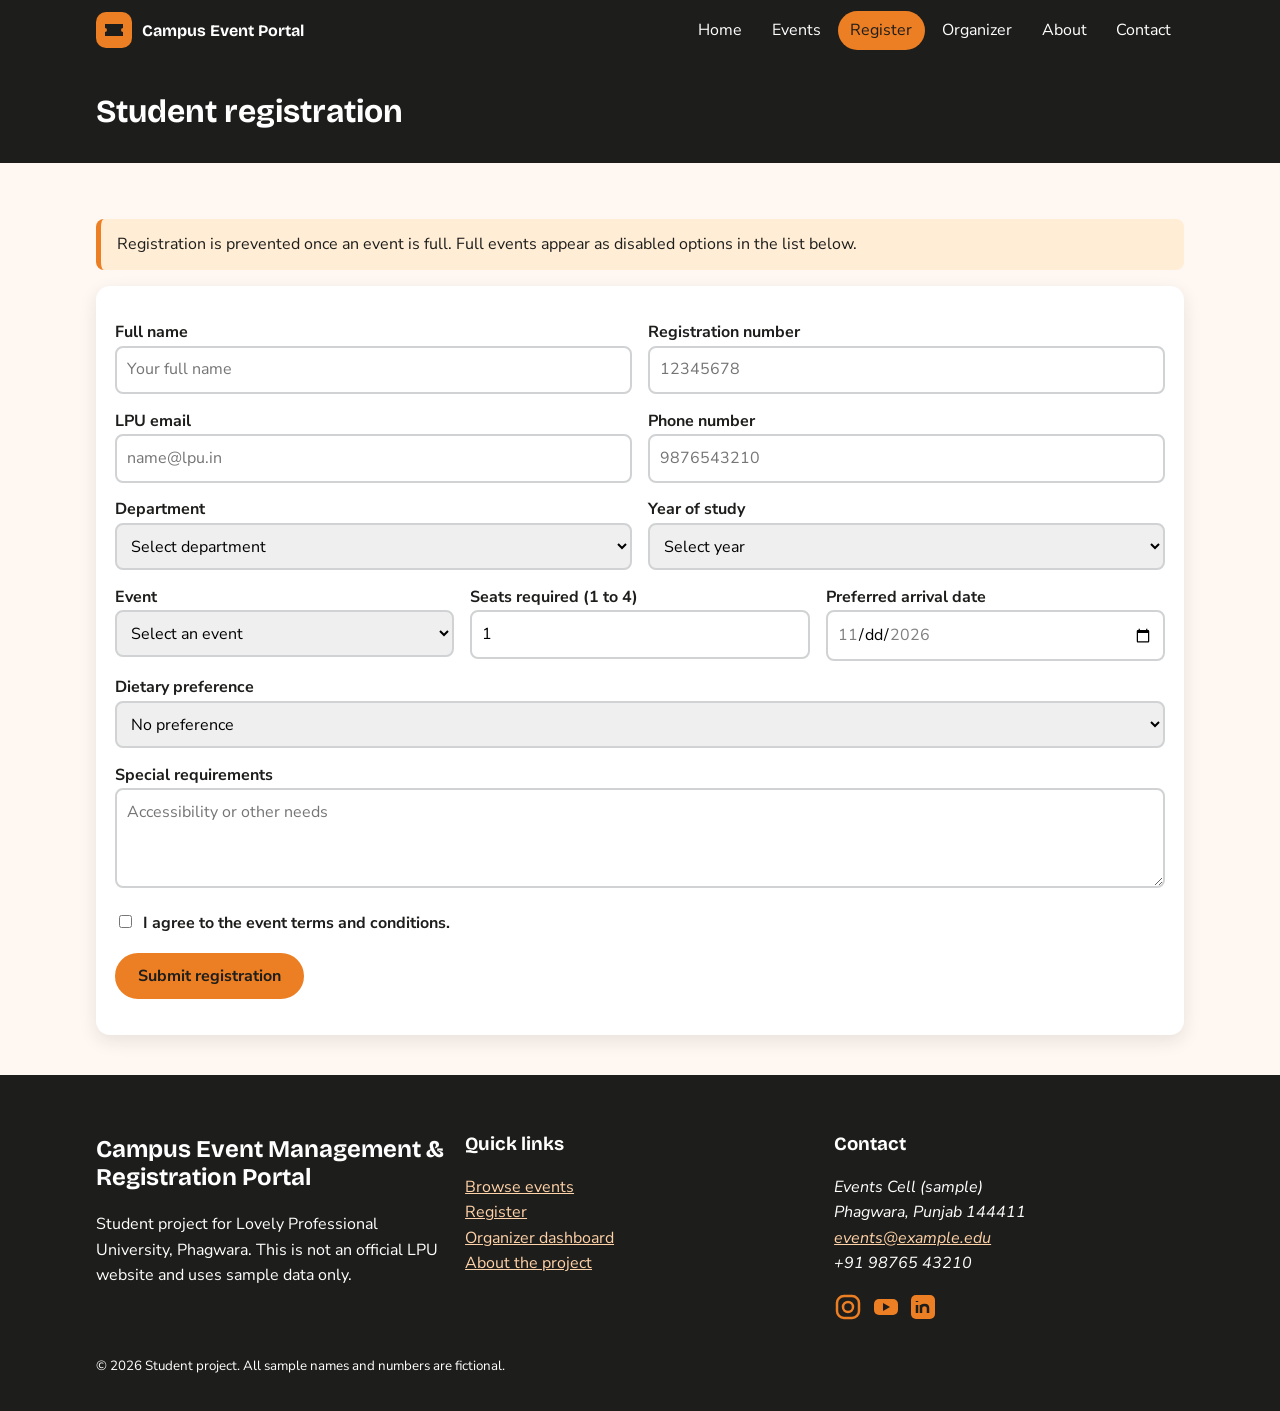
<file: register.html>
<!DOCTYPE html>
<html lang="en">
<head>
<meta charset="UTF-8">
<meta name="viewport" content="width=device-width, initial-scale=1">
<title>Register | Campus Event Portal - LPU</title>
<meta name="description" content="Register for a campus event at LPU. Registration is blocked automatically when seats are full.">
<link rel="preconnect" href="https://fonts.googleapis.com">
<link href="https://fonts.googleapis.com/css2?family=Bricolage+Grotesque:wght@600;800&family=Nunito+Sans:wght@400;700&display=swap" rel="stylesheet">
<link rel="stylesheet" href="style.css">
        <link rel="icon" type="image/png" href="images.png">
</head>
<body>
<a class="skip" href="#main">Skip to main content</a>
<header class="site"><div class="wrap">
<a class="brand" href="index.html"><svg width="36" height="36" viewBox="0 0 36 36" aria-hidden="true"><rect width="36" height="36" rx="10" fill="#EC7E23"/><path d="M9 12h18v4a2 2 0 0 0 0 4v4H9v-4a2 2 0 0 0 0-4z" fill="#1D1D1B"/></svg>Campus Event Portal</a>
<nav aria-label="Main navigation"><ul>
<li><a href="index.html">Home</a></li>
<li><a href="events.html">Events</a></li>
<li><a href="register.html" aria-current="page">Register</a></li>
<li><a href="organizer-dashboard.html">Organizer</a></li>
<li><a href="about.html">About</a></li>
<li><a href="contact.html">Contact</a></li>
</ul></nav></div></header>
<main id="main">
<div class="page-title"><div class="wrap"><h1>Student registration</h1></div></div>
<section><div class="wrap"><p class="note">Registration is prevented once an event is full. Full events appear as disabled options in the list below.</p>
<form action="confirmation.html" method="get">
<div class="row"><div><label for="name">Full name</label><input id="name" name="name" type="text" required maxlength="60" placeholder="Your full name" pattern="[A-Za-z ]{3,60}"><span class="err">Enter letters and spaces only (3 or more).</span></div>
<div><label for="reg">Registration number</label><input id="reg" name="reg" type="text" required maxlength="8" placeholder="12345678" pattern="[0-9]{8}"><span class="err">Enter your 8-digit registration number.</span></div></div>
<div class="row"><div><label for="email">LPU email</label><input id="email" name="email" type="email" required placeholder="name@lpu.in" pattern="[A-Za-z0-9._%+\-]+@lpu\.in"><span class="err">Use your @lpu.in email address.</span></div>
<div><label for="phone">Phone number</label><input id="phone" name="phone" type="tel" required maxlength="10" placeholder="9876543210" pattern="[6-9][0-9]{9}"><span class="err">Enter a valid 10-digit mobile number.</span></div></div>
<div class="row"><div><label for="dept">Department</label><select id="dept" name="dept" required><option value="">Select department</option><option>School of CSE</option><option>School of Business</option><option>School of Mechanical Engg.</option><option>School of Design</option></select></div>
<div><label for="year">Year of study</label><select id="year" name="year" required><option value="">Select year</option><option>1st</option><option>2nd</option><option>3rd</option><option>4th</option></select></div></div>
<div class="row"><div><label for="event">Event</label><select id="event" name="event" required><option value="">Select an event</option><option>LPU TechFest 2026 (50 seats left)</option><option>Full Stack Web Workshop (18 seats left)</option><option>CodeSprint Hackathon (55 seats left)</option><option disabled>AI in Healthcare Seminar (Seats Full)</option></select></div>
<div><label for="seats">Seats required (1 to 4)</label><input id="seats" name="seats" type="number" min="1" max="4" value="1" required></div>
<div><label for="arrive">Preferred arrival date</label><input id="arrive" name="arrive" type="date" min="2026-11-14" max="2026-11-16"></div></div>
<label for="diet">Dietary preference</label><select id="diet" name="diet"><option>No preference</option><option>Vegetarian</option><option>Non-vegetarian</option></select>
<label for="special">Special requirements</label><textarea id="special" name="special" rows="3" maxlength="200" placeholder="Accessibility or other needs"></textarea>
<label><input type="checkbox" name="terms" required> I agree to the event terms and conditions.</label>
<p><button class="btn" type="submit">Submit registration</button></p></form></div></section>
</main>
<footer class="site"><div class="wrap">
<div class="grid">
<div><h2>Campus Event Management &amp; Registration Portal</h2><p>Student project for Lovely Professional University, Phagwara. This is not an official LPU website and uses sample data only.</p></div>
<div><h3>Quick links</h3><ul><li><a href="events.html">Browse events</a></li><li><a href="register.html">Register</a></li><li><a href="organizer-dashboard.html">Organizer dashboard</a></li><li><a href="about.html">About the project</a></li></ul></div>
<div><h3>Contact</h3><address>Events Cell (sample)<br>Phagwara, Punjab 144411<br><a href="mailto:events@example.edu">events@example.edu</a><br>+91 98765 43210</address>
<p class="social">
<a href="https://www.instagram.com/" aria-label="Instagram"><svg width="28" height="28" viewBox="0 0 28 28"><rect x="3" y="3" width="22" height="22" rx="7" fill="none" stroke="#EC7E23" stroke-width="2.5"/><circle cx="14" cy="14" r="5" fill="none" stroke="#EC7E23" stroke-width="2.5"/></svg></a>
<a href="https://www.youtube.com/" aria-label="YouTube"><svg width="28" height="28" viewBox="0 0 28 28"><rect x="2" y="6" width="24" height="16" rx="5" fill="#EC7E23"/><path d="M11 10l7 4-7 4z" fill="#1D1D1B"/></svg></a>
<a href="https://www.linkedin.com/" aria-label="LinkedIn"><svg width="28" height="28" viewBox="0 0 28 28"><rect x="2" y="2" width="24" height="24" rx="5" fill="#EC7E23"/><path d="M8 12v8M8 8v1M12 20v-8M12 15c0-4 7-4 7 0v5" stroke="#1D1D1B" stroke-width="2.5" fill="none"/></svg></a></p></div>
</div>
<p><small>&copy; 2026 Student project. All sample names and numbers are fictional.</small></p>
</div></footer>
</body>
</html>
</file>
<file: style.css>
/* Campus Event Management & Registration Portal - student project (not an official LPU site) */
/* 1. Design tokens */
:root{--primary-color:#EC7E23;--primary-dark:#B45309;--dark-color:#1D1D1B;--light-color:#FFFFFF;--gray-color:#D0D2D3;--bg-color:#FFF8F2;
--font-head:'Bricolage Grotesque',system-ui,sans-serif;--font-body:'Nunito Sans',system-ui,sans-serif;
--space:1rem;--radius:14px;--shadow:0 6px 18px rgba(29,29,27,.1)}
/* 2. Base */
*{box-sizing:border-box}
body{margin:0;font-family:var(--font-body);background:var(--bg-color);color:var(--dark-color);line-height:1.6}
h1,h2,h3{font-family:var(--font-head);line-height:1.2}
a{color:var(--primary-dark)}
:focus-visible{outline:3px solid var(--dark-color);outline-offset:2px}
.skip{position:absolute;left:-999px}.skip:focus{left:8px;top:8px;background:#fff;padding:8px;z-index:9}
.sr{position:absolute;width:1px;height:1px;overflow:hidden;clip:rect(0 0 0 0)}
.wrap{max-width:1120px;margin:0 auto;padding:0 var(--space)}
section{padding:2.5rem 0}
.alt-bg{background:#fff}
/* 3. Navbar (Flexbox) */
header.site{background:var(--dark-color);position:sticky;top:0;z-index:5}
header.site .wrap{display:flex;align-items:center;justify-content:space-between;flex-wrap:wrap;gap:.5rem;padding-block:.7rem}
.brand{display:flex;align-items:center;gap:.6rem;color:#fff;text-decoration:none;font-family:var(--font-head);font-weight:700}
nav ul{display:flex;flex-wrap:wrap;gap:.25rem;list-style:none;margin:0;padding:0}
nav a{color:#fff;text-decoration:none;padding:.4rem .8rem;border-radius:99px;transition:background .25s,color .25s;display:inline-block}
nav a:hover,nav a[aria-current]{background:var(--primary-color);color:var(--dark-color)}
/* 4. Buttons, badges */
.btn{display:inline-block;background:var(--primary-color);color:var(--dark-color);font:700 1rem var(--font-body);padding:.65rem 1.3rem;border-radius:99px;text-decoration:none;border:2px solid var(--primary-color);cursor:pointer;transition:transform .2s,box-shadow .2s}
.btn:hover{transform:translateY(-2px);box-shadow:var(--shadow)}
.btn.ghost{background:transparent;color:inherit;border-color:currentColor}
.badge{display:inline-block;padding:.15rem .7rem;border-radius:99px;font-size:.85rem;font-weight:700}
.open{background:#DCFCE7;color:#14532D}.almost{background:#FFEDD5;color:#7C2D12}.closed{background:#FEE2E2;color:#7F1D1D}
.tag{font-size:.85rem;font-weight:700;color:var(--primary-dark)}
/* 5. Hero with subtle animation */
.hero{background:radial-gradient(circle at 85% 20%,rgba(236,126,35,.55),transparent 45%),var(--dark-color);color:#fff;padding:4rem 0}
.hero .wrap{display:grid;grid-template-columns:1.3fr 1fr;gap:2rem;align-items:center}
.hero h1{font-size:clamp(2rem,5vw,3.2rem);margin:.2em 0}
.float{animation:float 4s ease-in-out infinite;max-width:100%}
@keyframes float{50%{transform:translateY(-12px) rotate(-2deg)}}
.page-title{background:var(--dark-color);color:#fff;padding:2rem 0}.page-title h1{margin:0}
/* 6. Grids and cards */
.grid{display:grid;gap:1.2rem;grid-template-columns:repeat(auto-fit,minmax(260px,1fr))}
.card{background:#fff;border-radius:var(--radius);box-shadow:var(--shadow);padding:1.2rem;border-top:4px solid var(--primary-color);transition:transform .25s,box-shadow .25s;animation:rise .6s both}
.card:hover{transform:translateY(-4px)}
.card h3{margin:.3rem 0}
@keyframes rise{from{opacity:0;transform:translateY(14px)}}
.ico{width:48px;height:48px}
.steps{counter-reset:s;list-style:none;padding:0;display:grid;gap:1rem;grid-template-columns:repeat(auto-fit,minmax(200px,1fr))}
.steps li{counter-increment:s;background:#fff;border-radius:var(--radius);padding:1rem;box-shadow:var(--shadow)}
.steps li::before{content:counter(s);display:inline-grid;place-items:center;width:2rem;height:2rem;border-radius:50%;background:var(--primary-color);font-weight:800;margin-right:.5rem}
.stats{display:grid;grid-template-columns:repeat(4,1fr);gap:1rem;text-align:center}
.stats div{background:var(--dark-color);color:#fff;border-radius:var(--radius);padding:1.2rem}
.stats strong{display:block;font:800 2rem var(--font-head);color:var(--primary-color)}
blockquote{margin:0}
.cta{background:var(--primary-color);color:var(--dark-color);text-align:center;border-radius:var(--radius);padding:2rem}
.cta .btn{background:var(--dark-color);color:#fff;border-color:var(--dark-color)}
.cta .btn.ghost{background:transparent;color:var(--dark-color)}
/* 7. Progress bar */
.bar{background:var(--gray-color);border-radius:99px;height:10px;overflow:hidden}
.bar span{display:block;height:100%;background:var(--primary-color);border-radius:99px}
.bar.full span{background:#B91C1C}
/* 8. CSS-only filters (radio buttons + sibling selectors) */
.filters>input{position:absolute;opacity:0}
.filters>label{display:inline-block;padding:.35rem 1rem;border:2px solid var(--primary-color);border-radius:99px;cursor:pointer;margin:0 .3rem .8rem 0;font-weight:700}
.filters>input:checked+label{background:var(--primary-color)}
.filters>input:focus-visible+label{outline:3px solid var(--dark-color)}
#f-fest:checked~.grid .card:not(.fest),#f-workshop:checked~.grid .card:not(.workshop),#f-seminar:checked~.grid .card:not(.seminar),#f-competition:checked~.grid .card:not(.competition){display:none}
/* 9. Tables */
.scroll{overflow-x:auto;border-radius:var(--radius);box-shadow:var(--shadow)}
table{width:100%;border-collapse:collapse;background:#fff;min-width:560px}
th{background:var(--dark-color);color:#fff;text-align:left}
th,td{padding:.7rem;border-bottom:1px solid var(--gray-color)}
tbody tr:nth-child(even){background:#FFF1E4}
tbody tr{transition:background .2s}tbody tr:hover{background:#FFE0C2}
/* 10. Forms */
form{background:#fff;border-radius:var(--radius);padding:1.2rem;box-shadow:var(--shadow)}
label{display:block;font-weight:700;margin-top:.9rem}
input,select,textarea{width:100%;padding:.6rem;border:2px solid var(--gray-color);border-radius:8px;font:inherit;transition:border-color .2s}
input:focus,select:focus,textarea:focus{border-color:var(--primary-color)}
input[type=checkbox]{width:auto;margin-right:.4rem}
.row{display:flex;gap:1rem;flex-wrap:wrap}.row>div{flex:1 1 220px}
.err{display:none;color:#B91C1C;font-size:.85rem}
input:invalid:not(:placeholder-shown){border-color:#B91C1C}
input:invalid:not(:placeholder-shown)+.err{display:block}
.note{background:#FFEDD5;border-left:5px solid var(--primary-color);padding:.8rem 1rem;border-radius:8px}
.two{display:grid;grid-template-columns:2fr 1fr;gap:1.5rem}
details{background:#fff;border-radius:8px;padding:.7rem 1rem;margin-bottom:.6rem;box-shadow:var(--shadow)}
summary{cursor:pointer;font-weight:700}
iframe{width:100%;height:280px;border:0;border-radius:var(--radius)}
/* 11. Dashboard (CSS Grid) */
.dash{display:grid;grid-template-columns:230px 1fr;min-height:80vh}
.side{background:var(--dark-color);padding:1rem}
.side ul{list-style:none;margin:0;padding:0}
.side a{display:block;color:#fff;text-decoration:none;padding:.55rem .8rem;border-radius:8px;transition:background .2s}
.side a:hover{background:var(--primary-color);color:var(--dark-color)}
.dash-main{padding:1.2rem}
.mini{display:grid;grid-template-columns:repeat(4,1fr);gap:1rem;margin-bottom:1.5rem}
.mini div{background:#fff;border-radius:var(--radius);padding:1rem;box-shadow:var(--shadow)}
.mini strong{display:block;font:800 1.8rem var(--font-head)}
/* 12. Confirmation slip */
.slip{background:#fff;border:2px dashed var(--primary-color);border-radius:var(--radius);padding:1.5rem;max-width:720px;margin:1rem auto;display:grid;grid-template-columns:1fr auto;gap:1rem}
.success{text-align:center;animation:pop .7s both}
.tick{stroke-dasharray:40;stroke-dashoffset:40;animation:draw .8s .4s forwards}
@keyframes draw{to{stroke-dashoffset:0}}
@keyframes pop{from{transform:scale(.7);opacity:0}}
/* 13. Footer */
footer.site{background:var(--dark-color);color:#fff;padding:2.5rem 0 1rem}
footer.site a{color:#FFD2A8}
footer .grid{grid-template-columns:repeat(auto-fit,minmax(220px,1fr))}
footer ul{list-style:none;padding:0}
.social{display:flex;gap:.6rem}.social a{display:inline-flex;transition:transform .2s}.social a:hover{transform:scale(1.15)}
/* 14. Responsive */
@media (max-width:800px){
.hero .wrap,.two,.slip{grid-template-columns:1fr}
.stats,.mini{grid-template-columns:repeat(2,1fr)}
.dash{grid-template-columns:1fr}
.side ul{display:flex;flex-wrap:wrap;gap:.3rem}}
@media (prefers-reduced-motion:reduce){*{animation:none!important;transition:none!important}}
/* 15. Print: only the confirmation slip */
@media print{header.site,footer.site,.noprint,.skip{display:none!important}
body{background:#fff}.slip{border:2px solid #000;max-width:none}.success{animation:none}}
</file>
